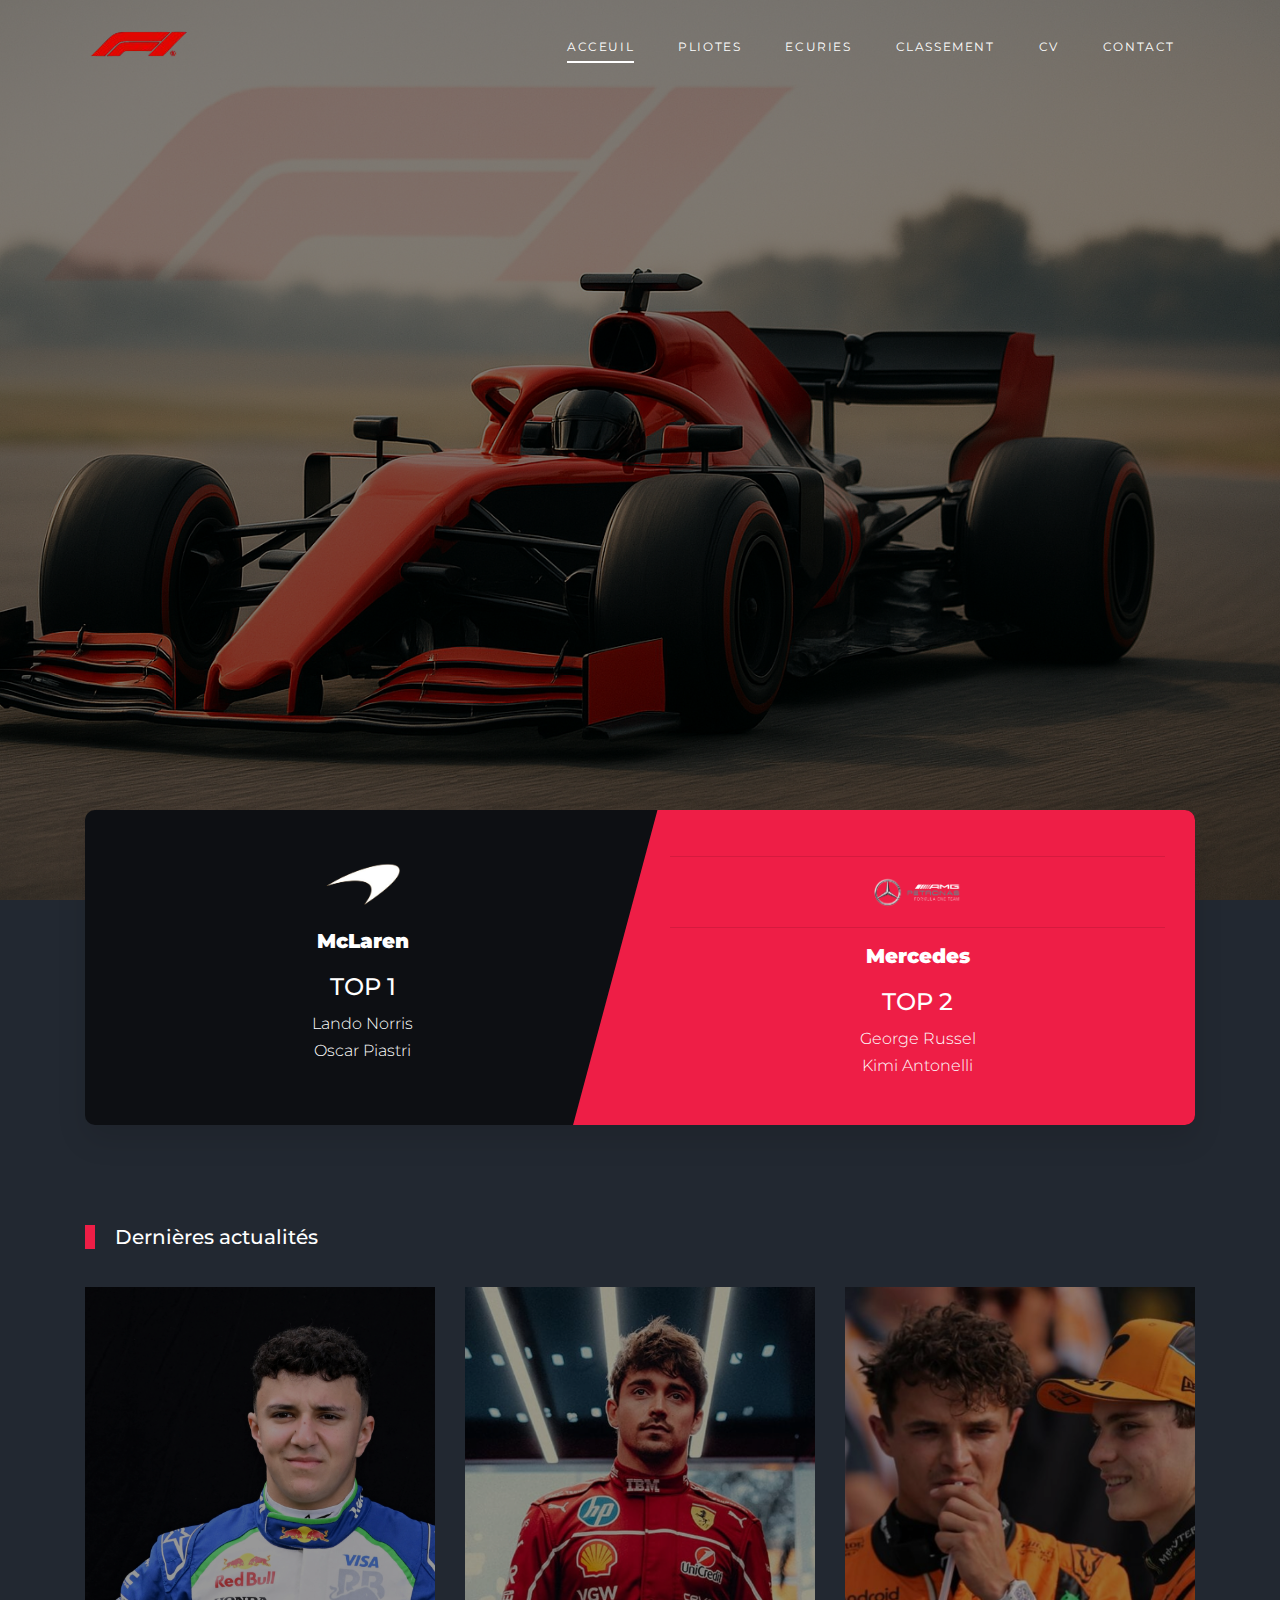
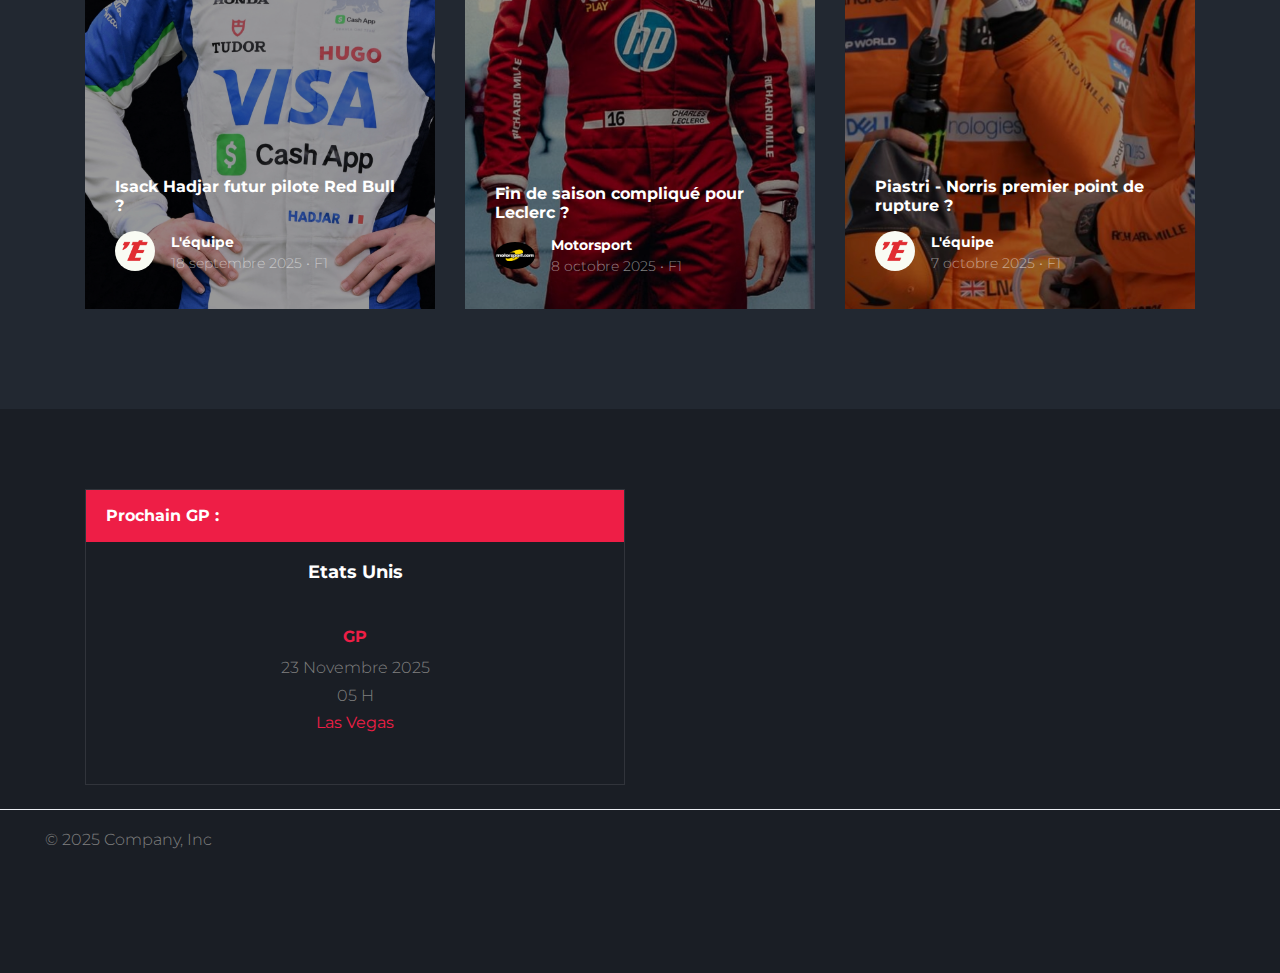
<file: index.html>
<!DOCTYPE html>
<html lang="fr">

<head>
  <title>F1</title>
  <meta charset="utf-8">
  <meta name="viewport" content="width=device-width, initial-scale=1, shrink-to-fit=no">
  <link rel="icon" href="./images/logof1blanc_rouge.png">


  <link href="https://fonts.googleapis.com/css2?family=Montserrat:wght@400;700&display=swap" rel="stylesheet">

  <link rel="stylesheet" href="fonts/icomoon/style.css">

  <link rel="stylesheet" href="css/bootstrap/bootstrap.css">
  <link rel="stylesheet" href="css/jquery-ui.css">
  <link rel="stylesheet" href="css/owl.carousel.min.css">
  <link rel="stylesheet" href="css/owl.theme.default.min.css">
  <link rel="stylesheet" href="css/owl.theme.default.min.css">

  <link rel="stylesheet" href="css/jquery.fancybox.min.css">

  <link rel="stylesheet" href="css/bootstrap-datepicker.css">

  <link rel="stylesheet" href="fonts/flaticon/font/flaticon.css">

  <link rel="stylesheet" href="css/aos.css">

  <link rel="stylesheet" href="css/style.css">



</head>

<body>

  <div class="site-wrap">

    <div class="site-mobile-menu site-navbar-target">
      <div class="site-mobile-menu-header">
        <div class="site-mobile-menu-close">
          <span class="icon-close2 js-menu-toggle"></span>
        </div>
      </div>
      <div class="site-mobile-menu-body"></div>
    </div>


    <header class="site-navbar py-4" role="banner">

      <div class="container">
        <div class="d-flex align-items-center">
          <div class="site-logo">
            <a href="index.html">
              <img src="./images/logof1-removebg-preview.png" alt="Logo">
            </a>
          </div>
          <div class="ml-auto">
            <nav class="site-navigation position-relative text-right" role="navigation">
              <ul class="site-menu main-menu js-clone-nav mr-auto d-none d-lg-block">
                <li class="active"><a href="index.html" class="nav-link">Acceuil</a></li>
                <li><a href="matches.html" class="nav-link">Pliotes</a></li>
                <li><a href="players.html" class="nav-link">Ecuries</a></li>
                <li><a href="blog.html" class="nav-link">Classement</a></li>
                <li><a href="CV.html">CV</a></li>
                <li><a href="main.html">Contact</a></li>
              </ul>
            </nav>

            <a href="#"
              class="d-inline-block d-lg-none site-menu-toggle js-menu-toggle text-black float-right text-white"><span
                class="icon-menu h3 text-white"></span></a>
          </div>
        </div>
      </div>

    </header>

    <div class="hero overlay" style="background-image: url('images/ChatGPT\ Image\ 10\ oct.\ 2025\,\ 11_17_24.png');">
    </div>



    <div class="container">


      <div class="row">
        <div class="col-lg-12">

          <div class="d-flex team-vs">
            <span class="score"></span>
            <div class="team-1 w-50">
              <div class="team-details w-100 text-center">
                <img src="./images/logomclaren-removebg-preview-removebg-preview.png" alt="Image" class="img-fluid">
                <h3>McLaren <span></span></h3>
                <h4>TOP 1</h4>
                <ul class="list-unstyled">
                  <li>Lando Norris</li>
                  <li>Oscar Piastri</li>
                </ul>
              </div>
            </div>
            <div class="team-2 w-50">
              <div class="team-details w-100 text-center">
                <hr>
                <img src="./images/logomerco-removebg-preview.png" alt="Image" class="img-fluid">
                <hr>
                <h3>Mercedes <span></span></h3>
                <h4>TOP 2</h4>
                <ul class="list-unstyled">
                  <li>George Russel</li>
                  <li>Kimi Antonelli</li>
                </ul>
              </div>
            </div>
          </div>
        </div>
      </div>
    </div>


    <div class="latest-news">
      <div class="container">
        <div class="row">
          <div class="col-12 title-section">
            <h2 class="heading">Dernières actualités</h2>
          </div>
        </div>
        <div class="row">
          <div class="col-md-4">
            <a href="#" style="text-decoration: none; display: block;">
              <div class="post-entry">
                <img src="./images/pilote/Isack_Hadjar.jpg" alt="Image" class="img-fluid">
                <div class="caption">
                  <div class="caption-inner">
                    <h3 class="mb-3">Isack Hadjar futur pilote Red Bull ?</h3>
                    <div class="author d-flex align-items-center">
                      <div class="img mb-2 mr-3">
                        <img src="./images/logo l'equipe.jpg" alt="">
                      </div>
                      <div class="text">
                        <h4>L'équipe</h4>
                        <span>18 septembre 2025 &bullet; F1</span>
                      </div>
                    </div>
                  </div>
                </div>
              </div>
            </a>
          </div>
          <div class="col-md-4">
            <a href="#" style="text-decoration: none; display: block;">
              <div class="post-entry">
                <img src="./images/pilote/charles_leclerc.jpg" alt="Image" class="img-fluid">
                <div class="caption">
                  <div class="caption-inner">
                    <h3 class="mb-3">Fin de saison compliqué pour Leclerc ?</h3>
                    <div class="author d-flex align-items-center">
                      <div class="img mb-2 mr-3">
                        <img src="./images/logo motorsport.jpg" alt="">
                      </div>
                      <div class="text">
                        <h4>Motorsport</h4>
                        <span>8 octobre 2025 &bullet; F1</span>
                      </div>
                    </div>
                  </div>
                </div>
              </div>
            </a>
          </div>
          <div class="col-md-4">
            <a href="#" style="text-decoration: none; display: block;">
              <div class="post-entry">
                <img src="./images/Piastri_Norris.jpg" alt="Image" class="img-fluid">
                <div class="caption">
                  <div class="caption-inner">
                    <h3 class="mb-3">Piastri - Norris premier point de rupture ?</h3>
                    <div class="author d-flex align-items-center">
                      <div class="img mb-2 mr-3">
                        <img src="./images/logo l'equipe.jpg" alt="">
                      </div>
                      <div class="text">
                        <h4>L'équipe</h4>
                        <span>7 octobre 2025 &bullet; F1</span>
                      </div>
                    </div>
                  </div>
                </div>
              </div>
            </a>
          </div>
        </div>
      </div>
    </div>
  </div>
  </div>

  <div class="site-section bg-dark">
    <div class="container">
      <div class="row">
        <div class="col-lg-6">
          <div class="widget-next-match">
            <div class="widget-title">
              <h3>Prochain GP :</h3>
            </div>
            <div class="widget-body mb-3">
              <div class="widget-vs">
                <div class="d-flex align-items-center justify-content-around justify-content-between w-100">
                  <div class="team-1 text-center">
                    <h3>Etats Unis</h3>
                  </div>
                </div>
              </div>
            </div>

            <div class="text-center widget-vs-contents mb-4">
              <h4>GP</h4>
              <p class="mb-5">
                <span class="d-block">23 Novembre 2025</span>
                <span class="d-block">05 H</span>
                <strong class="text-primary">Las Vegas</strong>
              </p>
            </div>
          </div>
        </div>
      </div>
    </div>
    <footer class="d-flex flex-wrap justify-content-between align-items-center py-3 my-4 border-top">
      <div class="col-md-4 d-flex align-items-center"> <a href="/"
          class="mb-3 me-2 mb-md-0 text-body-secondary text-decoration-none lh-1" aria-label="Bootstrap"> <svg
            class="bi" width="30" height="24" aria-hidden="true">
            <use xlink:href="#bootstrap"></use>
          </svg> </a> <span class="mb-3 mb-md-0 text-body-secondary">© 2025 Company, Inc</span> </div>
      <ul class="nav col-md-4 justify-content-end list-unstyled d-flex">
        <li class="ms-3"><a class="text-body-secondary" href="#" aria-label="Instagram"><svg class="bi" width="24"
              height="24" aria-hidden="true">
              <use xlink:href="#instagram"></use>
            </svg></a></li>
        <li class="ms-3"><a class="text-body-secondary" href="#" aria-label="Facebook"><svg class="bi" width="24"
              height="24">
              <use xlink:href="#facebook"></use>
            </svg></a></li>
      </ul>
    </footer>


    <script src="js/jquery-3.3.1.min.js"></script>
    <script src="js/jquery-migrate-3.0.1.min.js"></script>
    <script src="js/jquery-ui.js"></script>
    <script src="js/popper.min.js"></script>
    <script src="js/bootstrap.min.js"></script>
    <script src="js/owl.carousel.min.js"></script>
    <script src="js/jquery.stellar.min.js"></script>
    <script src="js/jquery.countdown.min.js"></script>
    <script src="js/bootstrap-datepicker.min.js"></script>
    <script src="js/jquery.easing.1.3.js"></script>
    <script src="js/aos.js"></script>
    <script src="js/jquery.fancybox.min.js"></script>
    <script src="js/jquery.sticky.js"></script>
    <script src="js/jquery.mb.YTPlayer.min.js"></script>


    <script src="js/main.js"></script>

</body>

</html>
</file>
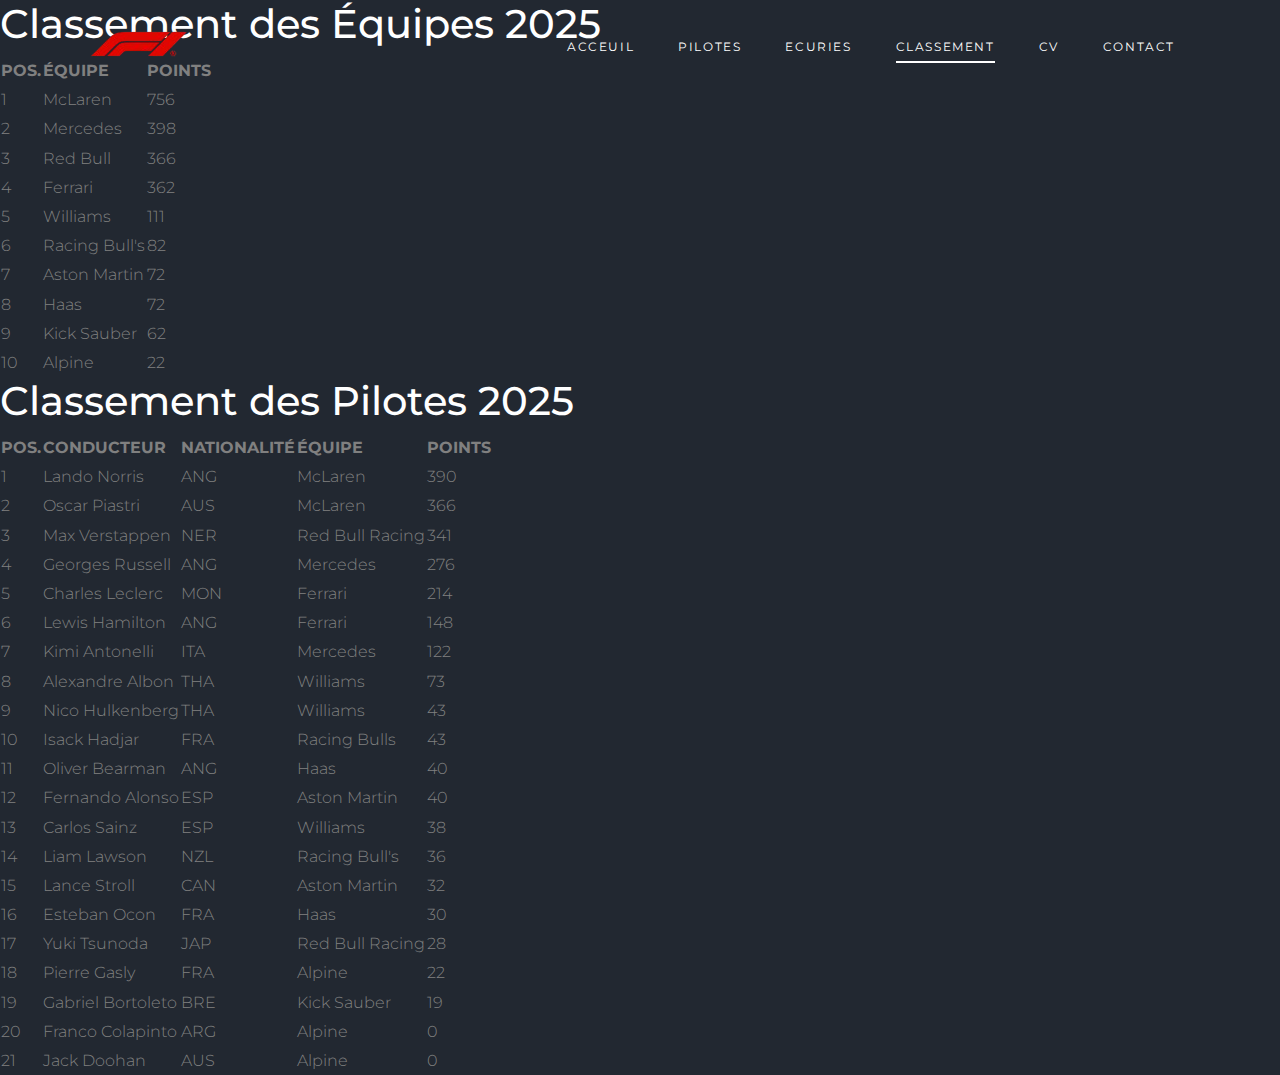
<file: blog.html>
<!DOCTYPE html>
<html lang="en">

<head>
  <title>F1</title>
  <meta charset="utf-8">
  <meta name="viewport" content="width=device-width, initial-scale=1, shrink-to-fit=no">
  <link rel="icon" href="./images/logof1blanc_rouge.png">



  <link href="https://fonts.googleapis.com/css2?family=Montserrat:wght@400;700&display=swap" rel="stylesheet">

  <link rel="stylesheet" href="fonts/icomoon/style.css">

  <link rel="stylesheet" href="css/bootstrap/bootstrap.css">
  <link rel="stylesheet" href="css/jquery-ui.css">
  <link rel="stylesheet" href="css/owl.carousel.min.css">
  <link rel="stylesheet" href="css/owl.theme.default.min.css">
  <link rel="stylesheet" href="css/owl.theme.default.min.css">

  <link rel="stylesheet" href="css/jquery.fancybox.min.css">

  <link rel="stylesheet" href="css/bootstrap-datepicker.css">

  <link rel="stylesheet" href="fonts/flaticon/font/flaticon.css">

  <link rel="stylesheet" href="css/aos.css">

  <link rel="stylesheet" href="css/style.css">



</head>

<body>

  <div class="site-wrap">

    <div class="site-mobile-menu site-navbar-target">
      <div class="site-mobile-menu-header">
        <div class="site-mobile-menu-close">
          <span class="icon-close2 js-menu-toggle"></span>
        </div>
      </div>
      <div class="site-mobile-menu-body"></div>
    </div>


    <header class="site-navbar py-4" role="banner">

      <div class="container">
        <div class="d-flex align-items-center">
          <div class="site-logo">
            <a href="index.html">
              <img src="images/logof1-removebg-preview.png" alt="Logo">
            </a>
          </div>
          <div class="ml-auto">
            <nav class="site-navigation position-relative text-right" role="navigation">
              <ul class="site-menu main-menu js-clone-nav mr-auto d-none d-lg-block">
                <li><a href="index.html" class="nav-link">Acceuil</a></li>
                <li><a href="matches.html" class="nav-link">Pilotes</a></li>
                <li><a href="players.html" class="nav-link">Ecuries</a></li>
                <li class="active"><a href="blog.html" class="nav-link">Classement</a></li>
                <li><a href="CV.html">CV</a></li>
                <li><a href="main.html">Contact</a></li>
              </ul>
            </nav>

            <a href="#"
              class="d-inline-block d-lg-none site-menu-toggle js-menu-toggle text-black float-right text-white"><span
                class="icon-menu h3 text-white"></span></a>
          </div>
        </div>
      </div>

    </header>

    <div class="page-container">
      <div class="table-wrapper-card">
        <h1 class="main-title">Classement des Équipes 2025</h1>

        <div class="table-responsive">
          <table class="f1-table">
            <thead>
              <tr>
                <th>POS.</th>
                <th>ÉQUIPE</th>
                <th class="align-right">POINTS</th>
              </tr>
            </thead>
            <tbody>
              <tr class="mclaren">
                <td class="pos-cell">1</td>
                <td>
                  <div class="team-logo-container"><span class="team-logo-icon mclaren"></span>McLaren</div>
                </td>
                <td class="points-cell">756</td>
              </tr>
              <tr class="mercedes">
                <td class="pos-cell">2</td>
                <td>
                  <div class="team-logo-container"><span class="team-logo-icon mercedes"></span>Mercedes</div>
                </td>
                <td class="points-cell">398</td>
              </tr>
              <tr class="ferrari">
                <td class="pos-cell">3</td>
                <td>
                  <div class="team-logo-container"><span class="team-logo-icon ferrari"></span>Red Bull</div>
                </td>
                <td class="points-cell">366</td>
              </tr>
              <tr class="redbull">
                <td class="pos-cell">4</td>
                <td>
                  <div class="team-logo-container"><span class="team-logo-icon redbull"></span>Ferrari</div>
                </td>
                <td class="points-cell">362</td>
              </tr>
              <tr class="williams">
                <td class="pos-cell">5</td>
                <td>
                  <div class="team-logo-container"><span class="team-logo-icon williams"></span>Williams</div>
                </td>
                <td class="points-cell">111</td>
              </tr>
              <tr class="taureaux">
                <td class="pos-cell">6</td>
                <td>
                  <div class="team-logo-container"><span class="team-logo-icon taureaux"></span>Racing Bull's</div>
                </td>
                <td class="points-cell">82</td>
              </tr>
              <tr class="aston-martin">
                <td class="pos-cell">7</td>
                <td>
                  <div class="team-logo-container"><span class="team-logo-icon aston-martin"></span>Aston Martin</div>
                </td>
                <td class="points-cell">72</td>
              </tr>
              <tr class="kick-sauber">
                <td class="pos-cell">8</td>
                <td>
                  <div class="team-logo-container"><span class="team-logo-icon kick-sauber"></span>Haas</div>
                </td>
                <td class="points-cell">72</td>
              </tr>
              <tr class="haas">
                <td class="pos-cell">9</td>
                <td>
                  <div class="team-logo-container"><span class="team-logo-icon haas"></span>Kick Sauber</div>
                </td>
                <td class="points-cell">62</td>
              </tr>
              <tr class="alpine">
                <td class="pos-cell">10</td>
                <td>
                  <div class="team-logo-container"><span class="team-logo-icon alpine"></span>Alpine</div>
                </td>
                <td class="points-cell">22</td>
              </tr>
            </tbody>
          </table>
        </div>
      </div>
    </div>

    <div class="page-container">
      <div class="table-wrapper-card">
        <h1 class="main-title">Classement des Pilotes 2025</h1>

        <div class="table-responsive">
          <table class="f1-table">
            <thead>
              <tr>
                <th>POS.</th>
                <th>CONDUCTEUR</th>
                <th>NATIONALITÉ</th>
                <th>ÉQUIPE</th>
                <th class="align-right">POINTS</th>
              </tr>
            </thead>
            <tbody>
              <tr>
                <td class="pos-cell">1</td>
                <td>
                  <div class="driver-name-container">
                    <span class="driver-icon"></span><span class="driver-name-text">Lando Norris</span>
                  </div>
                </td>
                <td>ANG</td>
                <td>
                  <div class="team-name-display">
                    <span class="team-logo-icon"></span>McLaren
                  </div>
                </td>
                <td class="points-cell">390</td>
              </tr>
              <tr>
                <td class="pos-cell">2</td>
                <td>
                  <div class="driver-name-container">
                    <span class="driver-icon"></span><span class="driver-name-text">Oscar Piastri</span>
                  </div>
                </td>
                <td>AUS</td>
                <td>
                  <div class="team-name-display">
                    <span class="team-logo-icon"></span>McLaren
                  </div>
                </td>
                <td class="points-cell">366</td>
              </tr>
              <tr>
                <td class="pos-cell">3</td>
                <td>
                  <div class="driver-name-container">
                    <span class="driver-icon"></span><span class="driver-name-text">Max Verstappen</span>
                  </div>
                </td>
                <td>NER</td>
                <td>
                  <div class="team-name-display">
                    <span class="team-logo-icon"></span>Red Bull Racing
                  </div>
                </td>
                <td class="points-cell">341</td>
              </tr>
              <tr>
                <td class="pos-cell">4</td>
                <td>
                  <div class="driver-name-container">
                    <span class="driver-icon"></span><span class="driver-name-text">Georges Russell</span>
                  </div>
                </td>
                <td>ANG</td>
                <td>
                  <div class="team-name-display">
                    <span class="team-logo-icon"></span>Mercedes
                  </div>
                </td>
                <td class="points-cell">276</td>
              </tr>
              <tr>
                <td class="pos-cell">5</td>
                <td>
                  <div class="driver-name-container">
                    <span class="driver-icon"></span><span class="driver-name-text">Charles Leclerc</span>
                  </div>
                </td>
                <td>MON</td>
                <td>
                  <div class="team-name-display">
                    <span class="team-logo-icon"></span>Ferrari
                  </div>
                </td>
                <td class="points-cell">214</td>
              </tr>
              <tr>
                <td class="pos-cell">6</td>
                <td>
                  <div class="driver-name-container">
                    <span class="driver-icon"></span><span class="driver-name-text">Lewis Hamilton</span>
                  </div>
                </td>
                <td>ANG</td>
                <td>
                  <div class="team-name-display">
                    <span class="team-logo-icon"></span>Ferrari
                  </div>
                </td>
                <td class="points-cell">148</td>
              </tr>
              <tr>
                <td class="pos-cell">7</td>
                <td>
                  <div class="driver-name-container">
                    <span class="driver-icon"></span><span class="driver-name-text">Kimi Antonelli</span>
                  </div>
                </td>
                <td>ITA</td>
                <td>
                  <div class="team-name-display">
                    <span class="team-logo-icon"></span>Mercedes
                  </div>
                </td>
                <td class="points-cell">122</td>
              </tr>
              <tr>
                <td class="pos-cell">8</td>
                <td>
                  <div class="driver-name-container">
                    <span class="driver-icon"></span><span class="driver-name-text">Alexandre Albon</span>
                  </div>
                </td>
                <td>THA</td>
                <td>
                  <div class="team-name-display">
                    <span class="team-logo-icon"></span>Williams
                  </div>
                </td>
                <td class="points-cell">73</td>
              </tr>
              <tr>
                <td class="pos-cell">9</td>
                <td>
                  <div class="driver-name-container">
                    <span class="driver-icon"></span><span class="driver-name-text">Nico Hulkenberg</span>
                  </div>
                </td>
                <td>THA</td>
                <td>
                  <div class="team-name-display">
                    <span class="team-logo-icon"></span>Williams
                  </div>
                </td>
                <td class="points-cell">43</td>
              </tr>
              <tr>
                <td class="pos-cell">10</td>
                <td>
                  <div class="driver-name-container">
                    <span class="driver-icon"></span><span class="driver-name-text">Isack Hadjar</span>
                  </div>
                </td>
                <td>FRA</td>
                <td>
                  <div class="team-name-display">
                    <span class="team-logo-icon"></span>Racing Bulls
                  </div>
                </td>
                <td class="points-cell">43</td>
              </tr>
              <tr>
                <td class="pos-cell">11</td>
                <td>
                  <div class="driver-name-container">
                    <span class="driver-icon"></span><span class="driver-name-text">Oliver Bearman</span>
                  </div>
                </td>
                <td>ANG</td>
                <td>
                  <div class="team-name-display">
                    <span class="team-logo-icon"></span>Haas
                  </div>
                </td>
                <td class="points-cell">40</td>
              </tr>
              <tr>
                <td class="pos-cell">12</td>
                <td>
                  <div class="driver-name-container">
                    <span class="driver-icon"></span><span class="driver-name-text">Fernando Alonso</span>
                  </div>
                </td>
                <td>ESP</td>
                <td>
                  <div class="team-name-display">
                    <span class="team-logo-icon"></span>Aston Martin
                  </div>
                </td>
                <td class="points-cell">40</td>
              </tr>
              <tr>
                <td class="pos-cell">13</td>
                <td>
                  <div class="driver-name-container">
                    <span class="driver-icon"></span><span class="driver-name-text">Carlos Sainz</span>
                  </div>
                </td>
                <td>ESP</td>
                <td>
                  <div class="team-name-display">
                    <span class="team-logo-icon"></span>Williams
                  </div>
                </td>
                <td class="points-cell">38</td>
              </tr>
              <tr>
                <td class="pos-cell">14</td>
                <td>
                  <div class="driver-name-container">
                    <span class="driver-icon"></span><span class="driver-name-text">Liam Lawson</span>
                  </div>
                </td>
                <td>NZL</td>
                <td>
                  <div class="team-name-display">
                    <span class="team-logo-icon"></span>Racing Bull's
                  </div>
                </td>
                <td class="points-cell">36</td>
              </tr>
              <tr>
                <td class="pos-cell">15</td>
                <td>
                  <div class="driver-name-container">
                    <span class="driver-icon"></span><span class="driver-name-text">Lance Stroll</span>
                  </div>
                </td>
                <td>CAN</td>
                <td>
                  <div class="team-name-display">
                    <span class="team-logo-icon"></span>Aston Martin
                  </div>
                </td>
                <td class="points-cell">32</td>
              </tr>
              <tr>
                <td class="pos-cell">16</td>
                <td>
                  <div class="driver-name-container">
                    <span class="driver-icon"></span><span class="driver-name-text">Esteban Ocon</span>
                  </div>
                </td>
                <td>FRA</td>
                <td>
                  <div class="team-name-display">
                    <span class="team-logo-icon"></span>Haas
                  </div>
                </td>
                <td class="points-cell">30</td>
              </tr>
              <tr>
                <td class="pos-cell">17</td>
                <td>
                  <div class="driver-name-container">
                    <span class="driver-icon"></span><span class="driver-name-text">Yuki Tsunoda</span>
                  </div>
                </td>
                <td>JAP</td>
                <td>
                  <div class="team-name-display">
                    <span class="team-logo-icon"></span>Red Bull Racing
                  </div>
                </td>
                <td class="points-cell">28</td>
              </tr>
              <tr>
                <td class="pos-cell">18</td>
                <td>
                  <div class="driver-name-container">
                    <span class="driver-icon"></span><span class="driver-name-text">Pierre Gasly</span>
                  </div>
                </td>
                <td>FRA</td>
                <td>
                  <div class="team-name-display">
                    <span class="team-logo-icon"></span>Alpine
                  </div>
                </td>
                <td class="points-cell">22</td>
              </tr>
              <tr>
                <td class="pos-cell">19</td>
                <td>
                  <div class="driver-name-container">
                    <span class="driver-icon"></span><span class="driver-name-text">Gabriel Bortoleto</span>
                  </div>
                </td>
                <td>BRE</td>
                <td>
                  <div class="team-name-display">
                    <span class="team-logo-icon"></span>Kick Sauber
                  </div>
                </td>
                <td class="points-cell">19</td>
              </tr>
              <tr>
                <td class="pos-cell">20</td>
                <td>
                  <div class="driver-name-container">
                    <span class="driver-icon"></span><span class="driver-name-text">Franco Colapinto</span>
                  </div>
                </td>
                <td>ARG</td>
                <td>
                  <div class="team-name-display">
                    <span class="team-logo-icon"></span>Alpine
                  </div>
                </td>
                <td class="points-cell">0</td>
              </tr>
              <tr>
                <td class="pos-cell">21</td>
                <td>
                  <div class="driver-name-container">
                    <span class="driver-icon"></span><span class="driver-name-text">Jack Doohan</span>
                  </div>
                </td>
                <td>AUS</td>
                <td>
                  <div class="team-name-display">
                    <span class="team-logo-icon"></span>Alpine
                  </div>
                </td>
                <td class="points-cell">0</td>
              </tr>
            </tbody>
          </table>
        </div>
      </div>
    </div>






  </div>
  <!-- .site-wrap -->

  <script src="js/jquery-3.3.1.min.js"></script>
  <script src="js/jquery-migrate-3.0.1.min.js"></script>
  <script src="js/jquery-ui.js"></script>
  <script src="js/popper.min.js"></script>
  <script src="js/bootstrap.min.js"></script>
  <script src="js/owl.carousel.min.js"></script>
  <script src="js/jquery.stellar.min.js"></script>
  <script src="js/jquery.countdown.min.js"></script>
  <script src="js/bootstrap-datepicker.min.js"></script>
  <script src="js/jquery.easing.1.3.js"></script>
  <script src="js/aos.js"></script>
  <script src="js/jquery.fancybox.min.js"></script>
  <script src="js/jquery.sticky.js"></script>
  <script src="js/jquery.mb.YTPlayer.min.js"></script>


  <script src="js/main.js"></script>

</body>

</html>
</file>
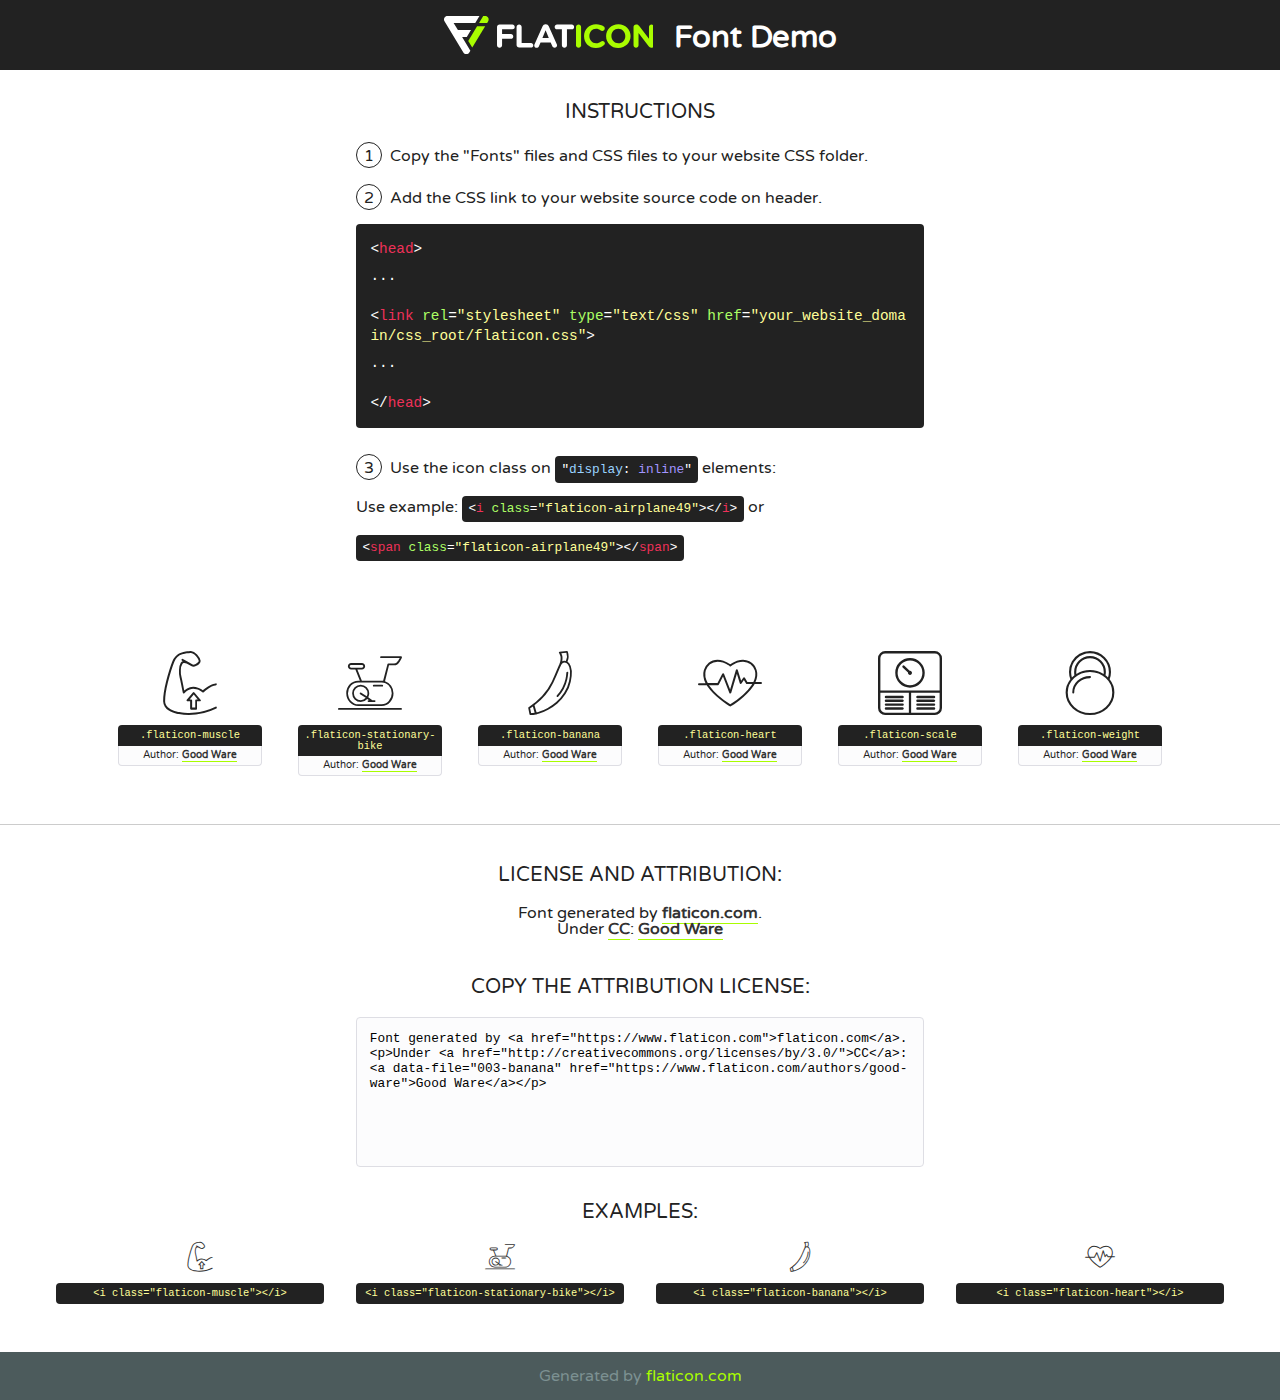
<file: fonts/flaticon/font/flaticon.html>
<!DOCTYPE html>
<!--
  Flaticon icon font: Flaticon
  Creation date: 03/06/2019 10:47
-->
<html>
<!DOCTYPE html>
<html>

<head>
    <title>Flaticon WebFont</title>
    <link href="http://fonts.googleapis.com/css?family=Varela+Round" rel="stylesheet" type="text/css" />
    <link rel="stylesheet" type="text/css" href="flaticon.css">
    <meta charset="UTF-8">
    <style>
    html, body, div, span, applet, object, iframe,
    h1, h2, h3, h4, h5, h6, p, blockquote, pre,
    a, abbr, acronym, address, big, cite, code,
    del, dfn, em, img, ins, kbd, q, s, samp,
    small, strike, strong, sub, sup, tt, var,
    b, u, i, center,
    dl, dt, dd, ol, ul, li,
    fieldset, form, label, legend,
    table, caption, tbody, tfoot, thead, tr, th, td,
    article, aside, canvas, details, embed, 
    figure, figcaption, footer, header, hgroup, 
    menu, nav, output, ruby, section, summary,
    time, mark, audio, video {
        margin: 0;
        padding: 0;
        border: 0;
        font-size: 100%;
        font: inherit;
        vertical-align: baseline;
    }
    /* HTML5 display-role reset for older browsers */
    article, aside, details, figcaption, figure, 
    footer, header, hgroup, menu, nav, section {
        display: block;
    }
    body {
        line-height: 1;
    }
    ol, ul {
        list-style: none;
    }
    blockquote, q {
        quotes: none;
    }
    blockquote:before, blockquote:after,
    q:before, q:after {
        content: '';
        content: none;
    }
    table {
        border-collapse: collapse;
        border-spacing: 0;
    }
    body {
        font-family: 'Varela Round', Helvetica, Arial, sans-serif;
        font-size: 16px;
        color: #222;
    }
    a {
        color: #333;
        border-bottom: 1px solid #a9fd00;
        font-weight: bold;
        text-decoration: none;
    }
    * {
        -moz-box-sizing: border-box;
        -webkit-box-sizing: border-box;
        box-sizing: border-box;
        margin: 0;
        padding: 0;
    }
    [class^="flaticon-"]:before, [class*=" flaticon-"]:before, [class^="flaticon-"]:after, [class*=" flaticon-"]:after {
        font-family: Flaticon;
        font-size: 30px;
        font-style: normal;
        margin-left: 20px;
        color: #333;
    }
    .wrapper {
        max-width: 600px;
        margin: auto;
        padding: 0 1em;
    }
    .title {
        font-size: 1.25em;
        text-align: center;
        margin-bottom: 1em;
        text-transform: uppercase;
    }
    header {
        text-align: center;
        background-color: #222;
        color: #fff;
        padding: 1em;
    }
    header .logo {
        width: 210px;
        height: 38px;
        display: inline-block;
        vertical-align: middle;
        margin-right: 1em;
        border: none;
    }
    header strong {
        font-size: 1.95em;
        font-weight: bold;
        vertical-align: middle;
        margin-top: 5px;
        display: inline-block;
    }
    .demo {
        margin: 2em auto;
        line-height: 1.25em;
    }
    .demo ul li {
        margin-bottom: 1em;
    }
    .demo ul li .num {
        color: #222;
        border-radius: 20px;
        display: inline-block;
        width: 26px;
        padding: 3px;
        height: 26px;
        text-align: center;
        margin-right: 0.5em;
        border: 1px solid #222;
    }
    .demo ul li code {
        background-color: #222;
        border-radius: 4px;
        padding: 0.25em 0.5em;
        display: inline-block;
        color: #fff;
        font-family: Consolas,Monaco,Lucida Console,Liberation Mono,DejaVu Sans Mono,Bitstream Vera Sans Mono,Courier New, monospace;
        font-weight: lighter;
        margin-top: 1em;
        font-size: 0.8em;
        word-break: break-all;
    }
    .demo ul li code.big {
        padding: 1em;
        font-size: 0.9em;
    }
    .demo ul li code .red {
        color: #EF3159;
    }
    .demo ul li code .green {
        color: #ACFF65;
    }
    .demo ul li code .yellow {
        color: #FFFF99;
    }
    .demo ul li code .blue {
        color: #99D3FF;
    }
    .demo ul li code .purple {
        color: #A295FF;
    }
    .demo ul li code .dots {
        margin-top: 0.5em;
        display: block;
    }
    #glyphs {
        border-bottom: 1px solid #ccc;
        padding: 2em 0;
        text-align: center;
    }
    .glyph {
        display: inline-block;
        width: 9em;
        margin: 1em;
        text-align: center;
        vertical-align: top;
        background: #FFF;
    }
    .glyph .glyph-icon {
        padding: 10px;
        display: block;
        font-family:"Flaticon";
        font-size: 64px;
        line-height: 1;
    }
    .glyph .glyph-icon:before {
        font-size: 64px;
        color: #222;
        margin-left: 0;
    }
    .class-name {
        font-size: 0.65em;
        background-color: #222;
        color: #fff;
        border-radius: 4px 4px 0 0;
        padding: 0.5em;
        color: #FFFF99;
        font-family: Consolas,Monaco,Lucida Console,Liberation Mono,DejaVu Sans Mono,Bitstream Vera Sans Mono,Courier New, monospace;
    }
    .author-name {
        font-size: 0.6em;
        background-color: #fcfcfd;
        border: 1px solid #DEDEE4;
        border-top: 0;
        border-radius: 0 0 4px 4px;
        padding: 0.5em;
    }
    .class-name:last-child {
        font-size: 10px;
        color:#888;
    }
    .class-name:last-child a {
        font-size: 10px;
        color:#555;
    }
    .class-name:last-child a:hover {
        color:#a9fd00;
    }
    .glyph > input {
        display: block;
        width: 100px;
        margin: 5px auto;
        text-align: center;
        font-size: 12px;
        cursor: text;
    }
    .glyph > input.icon-input {
        font-family:"Flaticon";
        font-size: 16px;
        margin-bottom: 10px;
    }
    .attribution .title {
        margin-top: 2em;
    }
    .attribution textarea {
        background-color: #fcfcfd;
        padding: 1em;
        border: none;
        box-shadow: none;
        border: 1px solid #DEDEE4;
        border-radius: 4px;
        resize: none;
        width: 100%;
        height: 150px;
        font-size: 0.8em;
        font-family: Consolas,Monaco,Lucida Console,Liberation Mono,DejaVu Sans Mono,Bitstream Vera Sans Mono,Courier New, monospace;
        -webkit-appearance: none;
    }
    .iconsuse {
        margin: 2em auto;
        text-align: center;
        max-width: 1200px;
    }
    .iconsuse:after {
        content: '';
        display: table;
        clear: both;
    }
    .iconsuse .image {
        float: left;
        width: 25%;
        padding: 0 1em;
    }
    .iconsuse .image p {
        margin-bottom: 1em;
    }
    .iconsuse .image span {
        display: block;
        font-size: 0.65em;
        background-color: #222;
        color: #fff;
        border-radius: 4px;
        padding: 0.5em;
        color: #FFFF99;
        margin-top: 1em;
        font-family: Consolas,Monaco,Lucida Console,Liberation Mono,DejaVu Sans Mono,Bitstream Vera Sans Mono,Courier New, monospace;
    }
    #footer {
        text-align: center;
        background-color: #4C5B5C;
        color: #7c9192;
        padding: 1em;
    }
    #footer a {
        border: none;
        color: #a9fd00;
        font-weight: normal;
    }
    @media (max-width: 960px) {
        .iconsuse .image {
            width: 50%;
        }
    }
    @media (max-width: 560px) {
        .iconsuse .image {
            width: 100%;
        }
    }
    </style>
</head>

<body class="characters-off">

    <header>
        <a href="https://www.flaticon.com" target="_blank" class="logo">
            <svg version="1.1" xmlns="http://www.w3.org/2000/svg" xmlns:xlink="http://www.w3.org/1999/xlink" xmlns:a="http://ns.adobe.com/AdobeSVGViewerExtensions/3.0/" viewBox="0 0 560.875 102.036" enable-background="new 0 0 560.875 102.036" xml:space="preserve">
                <defs>
                </defs>
                <g>
                    <g class="letters">
                        <path fill="#ffffff" d="M141.596,29.675c0-3.777,2.985-6.767,6.764-6.767h34.438c3.426,0,6.15,2.728,6.15,6.15
                        c0,3.43-2.724,6.149-6.15,6.149h-27.674v13.091h23.719c3.429,0,6.151,2.724,6.151,6.15c0,3.43-2.723,6.149-6.151,6.149h-23.719
                        v17.574c0,3.773-2.986,6.761-6.764,6.761c-3.779,0-6.764-2.989-6.764-6.761V29.675z"></path>
                        <path fill="#ffffff" d="M193.844,29.149c0-3.781,2.985-6.767,6.764-6.767c3.776,0,6.763,2.985,6.763,6.767v42.957h25.039
                        c3.426,0,6.149,2.726,6.149,6.153c0,3.425-2.723,6.15-6.149,6.15h-31.802c-3.779,0-6.764-2.986-6.764-6.768V29.149z"></path>
                        <path fill="#ffffff" d="M241.891,75.71l21.438-48.407c1.492-3.341,4.215-5.357,7.906-5.357h0.792
                        c3.686,0,6.323,2.017,7.815,5.357l21.439,48.407c0.436,0.967,0.701,1.845,0.701,2.723c0,3.602-2.809,6.501-6.414,6.501
                        c-3.161,0-5.269-1.845-6.499-4.655l-4.132-9.661h-27.059l-4.301,10.102c-1.144,2.631-3.426,4.214-6.237,4.214
                        c-3.517,0-6.24-2.81-6.24-6.325C241.1,77.64,241.451,76.677,241.891,75.71z M279.932,58.666l-8.521-20.297l-8.526,20.297H279.932
                        z"></path>
                        <path fill="#ffffff" d="M314.864,35.387H301.86c-3.429,0-6.239-2.813-6.239-6.238c0-3.429,2.811-6.24,6.239-6.24h39.533
                        c3.426,0,6.237,2.811,6.237,6.24c0,3.425-2.811,6.238-6.237,6.238h-13.001v42.785c0,3.773-2.99,6.761-6.764,6.761
                        c-3.779,0-6.764-2.989-6.764-6.761V35.387z"></path>
                        <path fill="#A9FD00" d="M352.615,29.149c0-3.781,2.985-6.767,6.767-6.767c3.774,0,6.761,2.985,6.761,6.767v49.024
                        c0,3.773-2.987,6.761-6.761,6.761c-3.781,0-6.767-2.989-6.767-6.761V29.149z"></path>
                        <path fill="#A9FD00" d="M374.132,53.836v-0.179c0-17.481,13.178-31.801,32.065-31.801c9.22,0,15.459,2.458,20.557,6.238
                        c1.402,1.054,2.637,2.985,2.637,5.357c0,3.692-2.985,6.59-6.681,6.59c-1.845,0-3.071-0.702-4.044-1.319
                        c-3.776-2.813-7.729-4.393-12.562-4.393c-10.364,0-17.831,8.611-17.831,19.154v0.173c0,10.542,7.291,19.329,17.831,19.329
                        c5.715,0,9.492-1.756,13.359-4.834c1.049-0.874,2.458-1.491,4.039-1.491c3.429,0,6.325,2.813,6.325,6.236
                        c0,2.106-1.056,3.78-2.282,4.834c-5.539,4.834-12.036,7.733-21.878,7.733C387.572,85.464,374.132,71.493,374.132,53.836z"></path>
                        <path fill="#A9FD00" d="M433.009,53.836v-0.179c0-17.481,13.79-31.801,32.766-31.801c18.981,0,32.592,14.143,32.592,31.628v0.173
                        c0,17.483-13.785,31.807-32.769,31.807C446.625,85.464,433.009,71.32,433.009,53.836z M484.224,53.836v-0.179
                        c0-10.539-7.725-19.326-18.626-19.326c-10.893,0-18.449,8.611-18.449,19.154v0.173c0,10.542,7.73,19.329,18.626,19.329
                        C476.676,72.986,484.224,64.378,484.224,53.836z"></path>
                        <path fill="#A9FD00" d="M506.233,29.321c0-3.774,2.99-6.763,6.767-6.763h1.401c3.252,0,5.183,1.583,7.029,3.953l26.093,34.265
                        V29.059c0-3.692,2.99-6.677,6.681-6.677c3.683,0,6.671,2.985,6.671,6.677v48.934c0,3.78-2.987,6.765-6.764,6.765h-0.436
                        c-3.257,0-5.188-1.581-7.034-3.953l-27.056-35.492v32.944c0,3.687-2.985,6.676-6.678,6.676c-3.683,0-6.673-2.989-6.673-6.676
                        V29.321z"></path>
                    </g>
                    <g class="insignia">
                        <path fill="#ffffff" d="M48.372,56.137h12.517l11.156-18.537H37.186L25.688,18.539h57.825L94.668,0H9.271
                        C5.925,0,2.842,1.801,1.198,4.716c-1.644,2.907-1.593,6.482,0.134,9.343l50.38,83.501c1.678,2.781,4.689,4.476,7.938,4.476
                        c3.246,0,6.257-1.695,7.935-4.476l2.898-4.804L48.372,56.137z"></path>
                        <g class="i">
                            <path fill="#A9FD00" d="M93.575,18.539h0.031v0.004l21.652,0.004l2.705-4.488c1.727-2.861,1.778-6.436,0.133-9.343
                            C116.454,1.801,113.371,0,110.026,0h-5.294L93.575,18.539z"></path>
                            <polygon fill="#A9FD00" points="88.291,27.356 64.725,66.486 75.519,84.404 109.942,27.356"></polygon>
                        </g>
                    </g>
                </g>
            </svg>
        </a>
        <strong>Font Demo</strong>
    </header>


    <section class="demo wrapper">

        <p class="title">Instructions</p>

        <ul>
            <li>
                <span class="num">1</span>Copy the "Fonts" files and CSS files to your website CSS folder.
            </li>
            <li>
                <span class="num">2</span>Add the CSS link to your website source code on header.
                <code class="big">
                    &lt;<span class="red">head</span>&gt;
                    <br/><span class="dots">...</span>
                    <br/>&lt;<span class="red">link</span> <span class="green">rel</span>=<span class="yellow">"stylesheet"</span> <span class="green">type</span>=<span class="yellow">"text/css"</span> <span class="green">href</span>=<span class="yellow">"your_website_domain/css_root/flaticon.css"</span>&gt;
                    <br/><span class="dots">...</span>
                    <br/>&lt;/<span class="red">head</span>&gt;
                </code>
            </li>

            <li>
                <p>
                    <span class="num">3</span>Use the icon class on <code>"<span class="blue">display</span>:<span class="purple"> inline</span>"</code> elements:
                    <br />
                    Use example: <code>&lt;<span class="red">i</span> <span class="green">class</span>=<span class="yellow">&quot;flaticon-airplane49&quot;</span>&gt;&lt;/<span class="red">i</span>&gt;</code> or <code>&lt;<span class="red">span</span> <span class="green">class</span>=<span class="yellow">&quot;flaticon-airplane49&quot;</span>&gt;&lt;/<span class="red">span</span>&gt;</code>
            </li>
        </ul>

    </section>




   <section id="glyphs">          
    
      
        <div class="glyph"><div class="glyph-icon flaticon-muscle"></div>
            <div class="class-name">.flaticon-muscle</div>
            <div class="author-name">Author: <a data-file="001-muscle" href="https://www.flaticon.com/authors/good-ware">Good Ware</a> </div> 
        </div>        
        
        <div class="glyph"><div class="glyph-icon flaticon-stationary-bike"></div>
            <div class="class-name">.flaticon-stationary-bike</div>
            <div class="author-name">Author: <a data-file="002-stationary-bike" href="https://www.flaticon.com/authors/good-ware">Good Ware</a> </div> 
        </div>        
        
        <div class="glyph"><div class="glyph-icon flaticon-banana"></div>
            <div class="class-name">.flaticon-banana</div>
            <div class="author-name">Author: <a data-file="003-banana" href="https://www.flaticon.com/authors/good-ware">Good Ware</a> </div> 
        </div>        
        
        <div class="glyph"><div class="glyph-icon flaticon-heart"></div>
            <div class="class-name">.flaticon-heart</div>
            <div class="author-name">Author: <a data-file="004-heart" href="https://www.flaticon.com/authors/good-ware">Good Ware</a> </div> 
        </div>        
        
        <div class="glyph"><div class="glyph-icon flaticon-scale"></div>
            <div class="class-name">.flaticon-scale</div>
            <div class="author-name">Author: <a data-file="005-scale" href="https://www.flaticon.com/authors/good-ware">Good Ware</a> </div> 
        </div>        
        
        <div class="glyph"><div class="glyph-icon flaticon-weight"></div>
            <div class="class-name">.flaticon-weight</div>
            <div class="author-name">Author: <a data-file="006-weight" href="https://www.flaticon.com/authors/good-ware">Good Ware</a> </div> 
        </div>        
        

    </section>



    <section class="attribution wrapper"   style="text-align:center;">

      <div class="title">License and attribution:</div><div class="attrDiv">Font generated by <a href="https://www.flaticon.com">flaticon.com</a>. <div><p>Under <a href="http://creativecommons.org/licenses/by/3.0/">CC</a>: <a data-file="003-banana" href="https://www.flaticon.com/authors/good-ware">Good Ware</a></p>  </div>
      </div>
      <div class="title">Copy the Attribution License:</div>

    <textarea onclick="this.focus();this.select();">Font generated by &lt;a href=&quot;https://www.flaticon.com&quot;&gt;flaticon.com&lt;/a&gt;. <p>Under <a href="http://creativecommons.org/licenses/by/3.0/">CC</a>: <a data-file="003-banana" href="https://www.flaticon.com/authors/good-ware">Good Ware</a></p>  
     </textarea>

    </section>

    <section class="iconsuse">

          <div class="title">Examples:</div>            
             
            <div class="image">
                <p>
                    <i class="glyph-icon flaticon-muscle"></i> 
                    <span>&lt;i class=&quot;flaticon-muscle&quot;&gt;&lt;/i&gt;</span>
                </p>
            </div>
            
            <div class="image">
                <p>
                    <i class="glyph-icon flaticon-stationary-bike"></i> 
                    <span>&lt;i class=&quot;flaticon-stationary-bike&quot;&gt;&lt;/i&gt;</span>
                </p>
            </div>
            
            <div class="image">
                <p>
                    <i class="glyph-icon flaticon-banana"></i> 
                    <span>&lt;i class=&quot;flaticon-banana&quot;&gt;&lt;/i&gt;</span>
                </p>
            </div>
            
            <div class="image">
                <p>
                    <i class="glyph-icon flaticon-heart"></i> 
                    <span>&lt;i class=&quot;flaticon-heart&quot;&gt;&lt;/i&gt;</span>
                </p>
            </div>
                       
        </div>
                            
    </section>

<div id="footer">
    <div>Generated by <a href="https://www.flaticon.com">flaticon.com</a>
    </div>
</div>



</body>
</html>
</file>
<file: fonts/icomoon/style.css>
@font-face {
  font-family: 'icomoon';
  src:  url('fonts/icomoon.eot?10si43');
  src:  url('fonts/icomoon.eot?10si43#iefix') format('embedded-opentype'),
    url('fonts/icomoon.ttf?10si43') format('truetype'),
    url('fonts/icomoon.woff?10si43') format('woff'),
    url('fonts/icomoon.svg?10si43#icomoon') format('svg');
  font-weight: normal;
  font-style: normal;
}

[class^="icon-"], [class*=" icon-"] {
  /* use !important to prevent issues with browser extensions that change fonts */
  font-family: 'icomoon' !important;
  speak: none;
  font-style: normal;
  font-weight: normal;
  font-variant: normal;
  text-transform: none;
  line-height: 1;

  /* Better Font Rendering =========== */
  -webkit-font-smoothing: antialiased;
  -moz-osx-font-smoothing: grayscale;
}

.icon-asterisk:before {
  content: "\f069";
}
.icon-plus:before {
  content: "\f067";
}
.icon-question:before {
  content: "\f128";
}
.icon-minus:before {
  content: "\f068";
}
.icon-glass:before {
  content: "\f000";
}
.icon-music:before {
  content: "\f001";
}
.icon-search:before {
  content: "\f002";
}
.icon-envelope-o:before {
  content: "\f003";
}
.icon-heart:before {
  content: "\f004";
}
.icon-star:before {
  content: "\f005";
}
.icon-star-o:before {
  content: "\f006";
}
.icon-user:before {
  content: "\f007";
}
.icon-film:before {
  content: "\f008";
}
.icon-th-large:before {
  content: "\f009";
}
.icon-th:before {
  content: "\f00a";
}
.icon-th-list:before {
  content: "\f00b";
}
.icon-check:before {
  content: "\f00c";
}
.icon-close:before {
  content: "\f00d";
}
.icon-remove:before {
  content: "\f00d";
}
.icon-times:before {
  content: "\f00d";
}
.icon-search-plus:before {
  content: "\f00e";
}
.icon-search-minus:before {
  content: "\f010";
}
.icon-power-off:before {
  content: "\f011";
}
.icon-signal:before {
  content: "\f012";
}
.icon-cog:before {
  content: "\f013";
}
.icon-gear:before {
  content: "\f013";
}
.icon-trash-o:before {
  content: "\f014";
}
.icon-home:before {
  content: "\f015";
}
.icon-file-o:before {
  content: "\f016";
}
.icon-clock-o:before {
  content: "\f017";
}
.icon-road:before {
  content: "\f018";
}
.icon-download:before {
  content: "\f019";
}
.icon-arrow-circle-o-down:before {
  content: "\f01a";
}
.icon-arrow-circle-o-up:before {
  content: "\f01b";
}
.icon-inbox:before {
  content: "\f01c";
}
.icon-play-circle-o:before {
  content: "\f01d";
}
.icon-repeat:before {
  content: "\f01e";
}
.icon-rotate-right:before {
  content: "\f01e";
}
.icon-refresh:before {
  content: "\f021";
}
.icon-list-alt:before {
  content: "\f022";
}
.icon-lock:before {
  content: "\f023";
}
.icon-flag:before {
  content: "\f024";
}
.icon-headphones:before {
  content: "\f025";
}
.icon-volume-off:before {
  content: "\f026";
}
.icon-volume-down:before {
  content: "\f027";
}
.icon-volume-up:before {
  content: "\f028";
}
.icon-qrcode:before {
  content: "\f029";
}
.icon-barcode:before {
  content: "\f02a";
}
.icon-tag:before {
  content: "\f02b";
}
.icon-tags:before {
  content: "\f02c";
}
.icon-book:before {
  content: "\f02d";
}
.icon-bookmark:before {
  content: "\f02e";
}
.icon-print:before {
  content: "\f02f";
}
.icon-camera:before {
  content: "\f030";
}
.icon-font:before {
  content: "\f031";
}
.icon-bold:before {
  content: "\f032";
}
.icon-italic:before {
  content: "\f033";
}
.icon-text-height:before {
  content: "\f034";
}
.icon-text-width:before {
  content: "\f035";
}
.icon-align-left:before {
  content: "\f036";
}
.icon-align-center:before {
  content: "\f037";
}
.icon-align-right:before {
  content: "\f038";
}
.icon-align-justify:before {
  content: "\f039";
}
.icon-list:before {
  content: "\f03a";
}
.icon-dedent:before {
  content: "\f03b";
}
.icon-outdent:before {
  content: "\f03b";
}
.icon-indent:before {
  content: "\f03c";
}
.icon-video-camera:before {
  content: "\f03d";
}
.icon-image:before {
  content: "\f03e";
}
.icon-photo:before {
  content: "\f03e";
}
.icon-picture-o:before {
  content: "\f03e";
}
.icon-pencil:before {
  content: "\f040";
}
.icon-map-marker:before {
  content: "\f041";
}
.icon-adjust:before {
  content: "\f042";
}
.icon-tint:before {
  content: "\f043";
}
.icon-edit:before {
  content: "\f044";
}
.icon-pencil-square-o:before {
  content: "\f044";
}
.icon-share-square-o:before {
  content: "\f045";
}
.icon-check-square-o:before {
  content: "\f046";
}
.icon-arrows:before {
  content: "\f047";
}
.icon-step-backward:before {
  content: "\f048";
}
.icon-fast-backward:before {
  content: "\f049";
}
.icon-backward:before {
  content: "\f04a";
}
.icon-play:before {
  content: "\f04b";
}
.icon-pause:before {
  content: "\f04c";
}
.icon-stop:before {
  content: "\f04d";
}
.icon-forward:before {
  content: "\f04e";
}
.icon-fast-forward:before {
  content: "\f050";
}
.icon-step-forward:before {
  content: "\f051";
}
.icon-eject:before {
  content: "\f052";
}
.icon-chevron-left:before {
  content: "\f053";
}
.icon-chevron-right:before {
  content: "\f054";
}
.icon-plus-circle:before {
  content: "\f055";
}
.icon-minus-circle:before {
  content: "\f056";
}
.icon-times-circle:before {
  content: "\f057";
}
.icon-check-circle:before {
  content: "\f058";
}
.icon-question-circle:before {
  content: "\f059";
}
.icon-info-circle:before {
  content: "\f05a";
}
.icon-crosshairs:before {
  content: "\f05b";
}
.icon-times-circle-o:before {
  content: "\f05c";
}
.icon-check-circle-o:before {
  content: "\f05d";
}
.icon-ban:before {
  content: "\f05e";
}
.icon-arrow-left:before {
  content: "\f060";
}
.icon-arrow-right:before {
  content: "\f061";
}
.icon-arrow-up:before {
  content: "\f062";
}
.icon-arrow-down:before {
  content: "\f063";
}
.icon-mail-forward:before {
  content: "\f064";
}
.icon-share:before {
  content: "\f064";
}
.icon-expand:before {
  content: "\f065";
}
.icon-compress:before {
  content: "\f066";
}
.icon-exclamation-circle:before {
  content: "\f06a";
}
.icon-gift:before {
  content: "\f06b";
}
.icon-leaf:before {
  content: "\f06c";
}
.icon-fire:before {
  content: "\f06d";
}
.icon-eye:before {
  content: "\f06e";
}
.icon-eye-slash:before {
  content: "\f070";
}
.icon-exclamation-triangle:before {
  content: "\f071";
}
.icon-warning:before {
  content: "\f071";
}
.icon-plane:before {
  content: "\f072";
}
.icon-calendar:before {
  content: "\f073";
}
.icon-random:before {
  content: "\f074";
}
.icon-comment:before {
  content: "\f075";
}
.icon-magnet:before {
  content: "\f076";
}
.icon-chevron-up:before {
  content: "\f077";
}
.icon-chevron-down:before {
  content: "\f078";
}
.icon-retweet:before {
  content: "\f079";
}
.icon-shopping-cart:before {
  content: "\f07a";
}
.icon-folder:before {
  content: "\f07b";
}
.icon-folder-open:before {
  content: "\f07c";
}
.icon-arrows-v:before {
  content: "\f07d";
}
.icon-arrows-h:before {
  content: "\f07e";
}
.icon-bar-chart:before {
  content: "\f080";
}
.icon-bar-chart-o:before {
  content: "\f080";
}
.icon-twitter-square:before {
  content: "\f081";
}
.icon-facebook-square:before {
  content: "\f082";
}
.icon-camera-retro:before {
  content: "\f083";
}
.icon-key:before {
  content: "\f084";
}
.icon-cogs:before {
  content: "\f085";
}
.icon-gears:before {
  content: "\f085";
}
.icon-comments:before {
  content: "\f086";
}
.icon-thumbs-o-up:before {
  content: "\f087";
}
.icon-thumbs-o-down:before {
  content: "\f088";
}
.icon-star-half:before {
  content: "\f089";
}
.icon-heart-o:before {
  content: "\f08a";
}
.icon-sign-out:before {
  content: "\f08b";
}
.icon-linkedin-square:before {
  content: "\f08c";
}
.icon-thumb-tack:before {
  content: "\f08d";
}
.icon-external-link:before {
  content: "\f08e";
}
.icon-sign-in:before {
  content: "\f090";
}
.icon-trophy:before {
  content: "\f091";
}
.icon-github-square:before {
  content: "\f092";
}
.icon-upload:before {
  content: "\f093";
}
.icon-lemon-o:before {
  content: "\f094";
}
.icon-phone:before {
  content: "\f095";
}
.icon-square-o:before {
  content: "\f096";
}
.icon-bookmark-o:before {
  content: "\f097";
}
.icon-phone-square:before {
  content: "\f098";
}
.icon-twitter:before {
  content: "\f099";
}
.icon-facebook:before {
  content: "\f09a";
}
.icon-facebook-f:before {
  content: "\f09a";
}
.icon-github:before {
  content: "\f09b";
}
.icon-unlock:before {
  content: "\f09c";
}
.icon-credit-card:before {
  content: "\f09d";
}
.icon-feed:before {
  content: "\f09e";
}
.icon-rss:before {
  content: "\f09e";
}
.icon-hdd-o:before {
  content: "\f0a0";
}
.icon-bullhorn:before {
  content: "\f0a1";
}
.icon-bell-o:before {
  content: "\f0a2";
}
.icon-certificate:before {
  content: "\f0a3";
}
.icon-hand-o-right:before {
  content: "\f0a4";
}
.icon-hand-o-left:before {
  content: "\f0a5";
}
.icon-hand-o-up:before {
  content: "\f0a6";
}
.icon-hand-o-down:before {
  content: "\f0a7";
}
.icon-arrow-circle-left:before {
  content: "\f0a8";
}
.icon-arrow-circle-right:before {
  content: "\f0a9";
}
.icon-arrow-circle-up:before {
  content: "\f0aa";
}
.icon-arrow-circle-down:before {
  content: "\f0ab";
}
.icon-globe:before {
  content: "\f0ac";
}
.icon-wrench:before {
  content: "\f0ad";
}
.icon-tasks:before {
  content: "\f0ae";
}
.icon-filter:before {
  content: "\f0b0";
}
.icon-briefcase:before {
  content: "\f0b1";
}
.icon-arrows-alt:before {
  content: "\f0b2";
}
.icon-group:before {
  content: "\f0c0";
}
.icon-users:before {
  content: "\f0c0";
}
.icon-chain:before {
  content: "\f0c1";
}
.icon-link:before {
  content: "\f0c1";
}
.icon-cloud:before {
  content: "\f0c2";
}
.icon-flask:before {
  content: "\f0c3";
}
.icon-cut:before {
  content: "\f0c4";
}
.icon-scissors:before {
  content: "\f0c4";
}
.icon-copy:before {
  content: "\f0c5";
}
.icon-files-o:before {
  content: "\f0c5";
}
.icon-paperclip:before {
  content: "\f0c6";
}
.icon-floppy-o:before {
  content: "\f0c7";
}
.icon-save:before {
  content: "\f0c7";
}
.icon-square:before {
  content: "\f0c8";
}
.icon-bars:before {
  content: "\f0c9";
}
.icon-navicon:before {
  content: "\f0c9";
}
.icon-reorder:before {
  content: "\f0c9";
}
.icon-list-ul:before {
  content: "\f0ca";
}
.icon-list-ol:before {
  content: "\f0cb";
}
.icon-strikethrough:before {
  content: "\f0cc";
}
.icon-underline:before {
  content: "\f0cd";
}
.icon-table:before {
  content: "\f0ce";
}
.icon-magic:before {
  content: "\f0d0";
}
.icon-truck:before {
  content: "\f0d1";
}
.icon-pinterest:before {
  content: "\f0d2";
}
.icon-pinterest-square:before {
  content: "\f0d3";
}
.icon-google-plus-square:before {
  content: "\f0d4";
}
.icon-google-plus:before {
  content: "\f0d5";
}
.icon-money:before {
  content: "\f0d6";
}
.icon-caret-down:before {
  content: "\f0d7";
}
.icon-caret-up:before {
  content: "\f0d8";
}
.icon-caret-left:before {
  content: "\f0d9";
}
.icon-caret-right:before {
  content: "\f0da";
}
.icon-columns:before {
  content: "\f0db";
}
.icon-sort:before {
  content: "\f0dc";
}
.icon-unsorted:before {
  content: "\f0dc";
}
.icon-sort-desc:before {
  content: "\f0dd";
}
.icon-sort-down:before {
  content: "\f0dd";
}
.icon-sort-asc:before {
  content: "\f0de";
}
.icon-sort-up:before {
  content: "\f0de";
}
.icon-envelope:before {
  content: "\f0e0";
}
.icon-linkedin:before {
  content: "\f0e1";
}
.icon-rotate-left:before {
  content: "\f0e2";
}
.icon-undo:before {
  content: "\f0e2";
}
.icon-gavel:before {
  content: "\f0e3";
}
.icon-legal:before {
  content: "\f0e3";
}
.icon-dashboard:before {
  content: "\f0e4";
}
.icon-tachometer:before {
  content: "\f0e4";
}
.icon-comment-o:before {
  content: "\f0e5";
}
.icon-comments-o:before {
  content: "\f0e6";
}
.icon-bolt:before {
  content: "\f0e7";
}
.icon-flash:before {
  content: "\f0e7";
}
.icon-sitemap:before {
  content: "\f0e8";
}
.icon-umbrella:before {
  content: "\f0e9";
}
.icon-clipboard:before {
  content: "\f0ea";
}
.icon-paste:before {
  content: "\f0ea";
}
.icon-lightbulb-o:before {
  content: "\f0eb";
}
.icon-exchange:before {
  content: "\f0ec";
}
.icon-cloud-download:before {
  content: "\f0ed";
}
.icon-cloud-upload:before {
  content: "\f0ee";
}
.icon-user-md:before {
  content: "\f0f0";
}
.icon-stethoscope:before {
  content: "\f0f1";
}
.icon-suitcase:before {
  content: "\f0f2";
}
.icon-bell:before {
  content: "\f0f3";
}
.icon-coffee:before {
  content: "\f0f4";
}
.icon-cutlery:before {
  content: "\f0f5";
}
.icon-file-text-o:before {
  content: "\f0f6";
}
.icon-building-o:before {
  content: "\f0f7";
}
.icon-hospital-o:before {
  content: "\f0f8";
}
.icon-ambulance:before {
  content: "\f0f9";
}
.icon-medkit:before {
  content: "\f0fa";
}
.icon-fighter-jet:before {
  content: "\f0fb";
}
.icon-beer:before {
  content: "\f0fc";
}
.icon-h-square:before {
  content: "\f0fd";
}
.icon-plus-square:before {
  content: "\f0fe";
}
.icon-angle-double-left:before {
  content: "\f100";
}
.icon-angle-double-right:before {
  content: "\f101";
}
.icon-angle-double-up:before {
  content: "\f102";
}
.icon-angle-double-down:before {
  content: "\f103";
}
.icon-angle-left:before {
  content: "\f104";
}
.icon-angle-right:before {
  content: "\f105";
}
.icon-angle-up:before {
  content: "\f106";
}
.icon-angle-down:before {
  content: "\f107";
}
.icon-desktop:before {
  content: "\f108";
}
.icon-laptop:before {
  content: "\f109";
}
.icon-tablet:before {
  content: "\f10a";
}
.icon-mobile:before {
  content: "\f10b";
}
.icon-mobile-phone:before {
  content: "\f10b";
}
.icon-circle-o:before {
  content: "\f10c";
}
.icon-quote-left:before {
  content: "\f10d";
}
.icon-quote-right:before {
  content: "\f10e";
}
.icon-spinner:before {
  content: "\f110";
}
.icon-circle:before {
  content: "\f111";
}
.icon-mail-reply:before {
  content: "\f112";
}
.icon-reply:before {
  content: "\f112";
}
.icon-github-alt:before {
  content: "\f113";
}
.icon-folder-o:before {
  content: "\f114";
}
.icon-folder-open-o:before {
  content: "\f115";
}
.icon-smile-o:before {
  content: "\f118";
}
.icon-frown-o:before {
  content: "\f119";
}
.icon-meh-o:before {
  content: "\f11a";
}
.icon-gamepad:before {
  content: "\f11b";
}
.icon-keyboard-o:before {
  content: "\f11c";
}
.icon-flag-o:before {
  content: "\f11d";
}
.icon-flag-checkered:before {
  content: "\f11e";
}
.icon-terminal:before {
  content: "\f120";
}
.icon-code:before {
  content: "\f121";
}
.icon-mail-reply-all:before {
  content: "\f122";
}
.icon-reply-all:before {
  content: "\f122";
}
.icon-star-half-empty:before {
  content: "\f123";
}
.icon-star-half-full:before {
  content: "\f123";
}
.icon-star-half-o:before {
  content: "\f123";
}
.icon-location-arrow:before {
  content: "\f124";
}
.icon-crop:before {
  content: "\f125";
}
.icon-code-fork:before {
  content: "\f126";
}
.icon-chain-broken:before {
  content: "\f127";
}
.icon-unlink:before {
  content: "\f127";
}
.icon-info:before {
  content: "\f129";
}
.icon-exclamation:before {
  content: "\f12a";
}
.icon-superscript:before {
  content: "\f12b";
}
.icon-subscript:before {
  content: "\f12c";
}
.icon-eraser:before {
  content: "\f12d";
}
.icon-puzzle-piece:before {
  content: "\f12e";
}
.icon-microphone:before {
  content: "\f130";
}
.icon-microphone-slash:before {
  content: "\f131";
}
.icon-shield:before {
  content: "\f132";
}
.icon-calendar-o:before {
  content: "\f133";
}
.icon-fire-extinguisher:before {
  content: "\f134";
}
.icon-rocket:before {
  content: "\f135";
}
.icon-maxcdn:before {
  content: "\f136";
}
.icon-chevron-circle-left:before {
  content: "\f137";
}
.icon-chevron-circle-right:before {
  content: "\f138";
}
.icon-chevron-circle-up:before {
  content: "\f139";
}
.icon-chevron-circle-down:before {
  content: "\f13a";
}
.icon-html5:before {
  content: "\f13b";
}
.icon-css3:before {
  content: "\f13c";
}
.icon-anchor:before {
  content: "\f13d";
}
.icon-unlock-alt:before {
  content: "\f13e";
}
.icon-bullseye:before {
  content: "\f140";
}
.icon-ellipsis-h:before {
  content: "\f141";
}
.icon-ellipsis-v:before {
  content: "\f142";
}
.icon-rss-square:before {
  content: "\f143";
}
.icon-play-circle:before {
  content: "\f144";
}
.icon-ticket:before {
  content: "\f145";
}
.icon-minus-square:before {
  content: "\f146";
}
.icon-minus-square-o:before {
  content: "\f147";
}
.icon-level-up:before {
  content: "\f148";
}
.icon-level-down:before {
  content: "\f149";
}
.icon-check-square:before {
  content: "\f14a";
}
.icon-pencil-square:before {
  content: "\f14b";
}
.icon-external-link-square:before {
  content: "\f14c";
}
.icon-share-square:before {
  content: "\f14d";
}
.icon-compass:before {
  content: "\f14e";
}
.icon-caret-square-o-down:before {
  content: "\f150";
}
.icon-toggle-down:before {
  content: "\f150";
}
.icon-caret-square-o-up:before {
  content: "\f151";
}
.icon-toggle-up:before {
  content: "\f151";
}
.icon-caret-square-o-right:before {
  content: "\f152";
}
.icon-toggle-right:before {
  content: "\f152";
}
.icon-eur:before {
  content: "\f153";
}
.icon-euro:before {
  content: "\f153";
}
.icon-gbp:before {
  content: "\f154";
}
.icon-dollar:before {
  content: "\f155";
}
.icon-usd:before {
  content: "\f155";
}
.icon-inr:before {
  content: "\f156";
}
.icon-rupee:before {
  content: "\f156";
}
.icon-cny:before {
  content: "\f157";
}
.icon-jpy:before {
  content: "\f157";
}
.icon-rmb:before {
  content: "\f157";
}
.icon-yen:before {
  content: "\f157";
}
.icon-rouble:before {
  content: "\f158";
}
.icon-rub:before {
  content: "\f158";
}
.icon-ruble:before {
  content: "\f158";
}
.icon-krw:before {
  content: "\f159";
}
.icon-won:before {
  content: "\f159";
}
.icon-bitcoin:before {
  content: "\f15a";
}
.icon-btc:before {
  content: "\f15a";
}
.icon-file:before {
  content: "\f15b";
}
.icon-file-text:before {
  content: "\f15c";
}
.icon-sort-alpha-asc:before {
  content: "\f15d";
}
.icon-sort-alpha-desc:before {
  content: "\f15e";
}
.icon-sort-amount-asc:before {
  content: "\f160";
}
.icon-sort-amount-desc:before {
  content: "\f161";
}
.icon-sort-numeric-asc:before {
  content: "\f162";
}
.icon-sort-numeric-desc:before {
  content: "\f163";
}
.icon-thumbs-up:before {
  content: "\f164";
}
.icon-thumbs-down:before {
  content: "\f165";
}
.icon-youtube-square:before {
  content: "\f166";
}
.icon-youtube:before {
  content: "\f167";
}
.icon-xing:before {
  content: "\f168";
}
.icon-xing-square:before {
  content: "\f169";
}
.icon-youtube-play:before {
  content: "\f16a";
}
.icon-dropbox:before {
  content: "\f16b";
}
.icon-stack-overflow:before {
  content: "\f16c";
}
.icon-instagram:before {
  content: "\f16d";
}
.icon-flickr:before {
  content: "\f16e";
}
.icon-adn:before {
  content: "\f170";
}
.icon-bitbucket:before {
  content: "\f171";
}
.icon-bitbucket-square:before {
  content: "\f172";
}
.icon-tumblr:before {
  content: "\f173";
}
.icon-tumblr-square:before {
  content: "\f174";
}
.icon-long-arrow-down:before {
  content: "\f175";
}
.icon-long-arrow-up:before {
  content: "\f176";
}
.icon-long-arrow-left:before {
  content: "\f177";
}
.icon-long-arrow-right:before {
  content: "\f178";
}
.icon-apple:before {
  content: "\f179";
}
.icon-windows:before {
  content: "\f17a";
}
.icon-android:before {
  content: "\f17b";
}
.icon-linux:before {
  content: "\f17c";
}
.icon-dribbble:before {
  content: "\f17d";
}
.icon-skype:before {
  content: "\f17e";
}
.icon-foursquare:before {
  content: "\f180";
}
.icon-trello:before {
  content: "\f181";
}
.icon-female:before {
  content: "\f182";
}
.icon-male:before {
  content: "\f183";
}
.icon-gittip:before {
  content: "\f184";
}
.icon-gratipay:before {
  content: "\f184";
}
.icon-sun-o:before {
  content: "\f185";
}
.icon-moon-o:before {
  content: "\f186";
}
.icon-archive:before {
  content: "\f187";
}
.icon-bug:before {
  content: "\f188";
}
.icon-vk:before {
  content: "\f189";
}
.icon-weibo:before {
  content: "\f18a";
}
.icon-renren:before {
  content: "\f18b";
}
.icon-pagelines:before {
  content: "\f18c";
}
.icon-stack-exchange:before {
  content: "\f18d";
}
.icon-arrow-circle-o-right:before {
  content: "\f18e";
}
.icon-arrow-circle-o-left:before {
  content: "\f190";
}
.icon-caret-square-o-left:before {
  content: "\f191";
}
.icon-toggle-left:before {
  content: "\f191";
}
.icon-dot-circle-o:before {
  content: "\f192";
}
.icon-wheelchair:before {
  content: "\f193";
}
.icon-vimeo-square:before {
  content: "\f194";
}
.icon-try:before {
  content: "\f195";
}
.icon-turkish-lira:before {
  content: "\f195";
}
.icon-plus-square-o:before {
  content: "\f196";
}
.icon-space-shuttle:before {
  content: "\f197";
}
.icon-slack:before {
  content: "\f198";
}
.icon-envelope-square:before {
  content: "\f199";
}
.icon-wordpress:before {
  content: "\f19a";
}
.icon-openid:before {
  content: "\f19b";
}
.icon-bank:before {
  content: "\f19c";
}
.icon-institution:before {
  content: "\f19c";
}
.icon-university:before {
  content: "\f19c";
}
.icon-graduation-cap:before {
  content: "\f19d";
}
.icon-mortar-board:before {
  content: "\f19d";
}
.icon-yahoo:before {
  content: "\f19e";
}
.icon-google:before {
  content: "\f1a0";
}
.icon-reddit:before {
  content: "\f1a1";
}
.icon-reddit-square:before {
  content: "\f1a2";
}
.icon-stumbleupon-circle:before {
  content: "\f1a3";
}
.icon-stumbleupon:before {
  content: "\f1a4";
}
.icon-delicious:before {
  content: "\f1a5";
}
.icon-digg:before {
  content: "\f1a6";
}
.icon-pied-piper-pp:before {
  content: "\f1a7";
}
.icon-pied-piper-alt:before {
  content: "\f1a8";
}
.icon-drupal:before {
  content: "\f1a9";
}
.icon-joomla:before {
  content: "\f1aa";
}
.icon-language:before {
  content: "\f1ab";
}
.icon-fax:before {
  content: "\f1ac";
}
.icon-building:before {
  content: "\f1ad";
}
.icon-child:before {
  content: "\f1ae";
}
.icon-paw:before {
  content: "\f1b0";
}
.icon-spoon:before {
  content: "\f1b1";
}
.icon-cube:before {
  content: "\f1b2";
}
.icon-cubes:before {
  content: "\f1b3";
}
.icon-behance:before {
  content: "\f1b4";
}
.icon-behance-square:before {
  content: "\f1b5";
}
.icon-steam:before {
  content: "\f1b6";
}
.icon-steam-square:before {
  content: "\f1b7";
}
.icon-recycle:before {
  content: "\f1b8";
}
.icon-automobile:before {
  content: "\f1b9";
}
.icon-car:before {
  content: "\f1b9";
}
.icon-cab:before {
  content: "\f1ba";
}
.icon-taxi:before {
  content: "\f1ba";
}
.icon-tree:before {
  content: "\f1bb";
}
.icon-spotify:before {
  content: "\f1bc";
}
.icon-deviantart:before {
  content: "\f1bd";
}
.icon-soundcloud:before {
  content: "\f1be";
}
.icon-database:before {
  content: "\f1c0";
}
.icon-file-pdf-o:before {
  content: "\f1c1";
}
.icon-file-word-o:before {
  content: "\f1c2";
}
.icon-file-excel-o:before {
  content: "\f1c3";
}
.icon-file-powerpoint-o:before {
  content: "\f1c4";
}
.icon-file-image-o:before {
  content: "\f1c5";
}
.icon-file-photo-o:before {
  content: "\f1c5";
}
.icon-file-picture-o:before {
  content: "\f1c5";
}
.icon-file-archive-o:before {
  content: "\f1c6";
}
.icon-file-zip-o:before {
  content: "\f1c6";
}
.icon-file-audio-o:before {
  content: "\f1c7";
}
.icon-file-sound-o:before {
  content: "\f1c7";
}
.icon-file-movie-o:before {
  content: "\f1c8";
}
.icon-file-video-o:before {
  content: "\f1c8";
}
.icon-file-code-o:before {
  content: "\f1c9";
}
.icon-vine:before {
  content: "\f1ca";
}
.icon-codepen:before {
  content: "\f1cb";
}
.icon-jsfiddle:before {
  content: "\f1cc";
}
.icon-life-bouy:before {
  content: "\f1cd";
}
.icon-life-buoy:before {
  content: "\f1cd";
}
.icon-life-ring:before {
  content: "\f1cd";
}
.icon-life-saver:before {
  content: "\f1cd";
}
.icon-support:before {
  content: "\f1cd";
}
.icon-circle-o-notch:before {
  content: "\f1ce";
}
.icon-ra:before {
  content: "\f1d0";
}
.icon-rebel:before {
  content: "\f1d0";
}
.icon-resistance:before {
  content: "\f1d0";
}
.icon-empire:before {
  content: "\f1d1";
}
.icon-ge:before {
  content: "\f1d1";
}
.icon-git-square:before {
  content: "\f1d2";
}
.icon-git:before {
  content: "\f1d3";
}
.icon-hacker-news:before {
  content: "\f1d4";
}
.icon-y-combinator-square:before {
  content: "\f1d4";
}
.icon-yc-square:before {
  content: "\f1d4";
}
.icon-tencent-weibo:before {
  content: "\f1d5";
}
.icon-qq:before {
  content: "\f1d6";
}
.icon-wechat:before {
  content: "\f1d7";
}
.icon-weixin:before {
  content: "\f1d7";
}
.icon-paper-plane:before {
  content: "\f1d8";
}
.icon-send:before {
  content: "\f1d8";
}
.icon-paper-plane-o:before {
  content: "\f1d9";
}
.icon-send-o:before {
  content: "\f1d9";
}
.icon-history:before {
  content: "\f1da";
}
.icon-circle-thin:before {
  content: "\f1db";
}
.icon-header:before {
  content: "\f1dc";
}
.icon-paragraph:before {
  content: "\f1dd";
}
.icon-sliders:before {
  content: "\f1de";
}
.icon-share-alt:before {
  content: "\f1e0";
}
.icon-share-alt-square:before {
  content: "\f1e1";
}
.icon-bomb:before {
  content: "\f1e2";
}
.icon-futbol-o:before {
  content: "\f1e3";
}
.icon-soccer-ball-o:before {
  content: "\f1e3";
}
.icon-tty:before {
  content: "\f1e4";
}
.icon-binoculars:before {
  content: "\f1e5";
}
.icon-plug:before {
  content: "\f1e6";
}
.icon-slideshare:before {
  content: "\f1e7";
}
.icon-twitch:before {
  content: "\f1e8";
}
.icon-yelp:before {
  content: "\f1e9";
}
.icon-newspaper-o:before {
  content: "\f1ea";
}
.icon-wifi:before {
  content: "\f1eb";
}
.icon-calculator:before {
  content: "\f1ec";
}
.icon-paypal:before {
  content: "\f1ed";
}
.icon-google-wallet:before {
  content: "\f1ee";
}
.icon-cc-visa:before {
  content: "\f1f0";
}
.icon-cc-mastercard:before {
  content: "\f1f1";
}
.icon-cc-discover:before {
  content: "\f1f2";
}
.icon-cc-amex:before {
  content: "\f1f3";
}
.icon-cc-paypal:before {
  content: "\f1f4";
}
.icon-cc-stripe:before {
  content: "\f1f5";
}
.icon-bell-slash:before {
  content: "\f1f6";
}
.icon-bell-slash-o:before {
  content: "\f1f7";
}
.icon-trash:before {
  content: "\f1f8";
}
.icon-copyright:before {
  content: "\f1f9";
}
.icon-at:before {
  content: "\f1fa";
}
.icon-eyedropper:before {
  content: "\f1fb";
}
.icon-paint-brush:before {
  content: "\f1fc";
}
.icon-birthday-cake:before {
  content: "\f1fd";
}
.icon-area-chart:before {
  content: "\f1fe";
}
.icon-pie-chart:before {
  content: "\f200";
}
.icon-line-chart:before {
  content: "\f201";
}
.icon-lastfm:before {
  content: "\f202";
}
.icon-lastfm-square:before {
  content: "\f203";
}
.icon-toggle-off:before {
  content: "\f204";
}
.icon-toggle-on:before {
  content: "\f205";
}
.icon-bicycle:before {
  content: "\f206";
}
.icon-bus:before {
  content: "\f207";
}
.icon-ioxhost:before {
  content: "\f208";
}
.icon-angellist:before {
  content: "\f209";
}
.icon-cc:before {
  content: "\f20a";
}
.icon-ils:before {
  content: "\f20b";
}
.icon-shekel:before {
  content: "\f20b";
}
.icon-sheqel:before {
  content: "\f20b";
}
.icon-meanpath:before {
  content: "\f20c";
}
.icon-buysellads:before {
  content: "\f20d";
}
.icon-connectdevelop:before {
  content: "\f20e";
}
.icon-dashcube:before {
  content: "\f210";
}
.icon-forumbee:before {
  content: "\f211";
}
.icon-leanpub:before {
  content: "\f212";
}
.icon-sellsy:before {
  content: "\f213";
}
.icon-shirtsinbulk:before {
  content: "\f214";
}
.icon-simplybuilt:before {
  content: "\f215";
}
.icon-skyatlas:before {
  content: "\f216";
}
.icon-cart-plus:before {
  content: "\f217";
}
.icon-cart-arrow-down:before {
  content: "\f218";
}
.icon-diamond:before {
  content: "\f219";
}
.icon-ship:before {
  content: "\f21a";
}
.icon-user-secret:before {
  content: "\f21b";
}
.icon-motorcycle:before {
  content: "\f21c";
}
.icon-street-view:before {
  content: "\f21d";
}
.icon-heartbeat:before {
  content: "\f21e";
}
.icon-venus:before {
  content: "\f221";
}
.icon-mars:before {
  content: "\f222";
}
.icon-mercury:before {
  content: "\f223";
}
.icon-intersex:before {
  content: "\f224";
}
.icon-transgender:before {
  content: "\f224";
}
.icon-transgender-alt:before {
  content: "\f225";
}
.icon-venus-double:before {
  content: "\f226";
}
.icon-mars-double:before {
  content: "\f227";
}
.icon-venus-mars:before {
  content: "\f228";
}
.icon-mars-stroke:before {
  content: "\f229";
}
.icon-mars-stroke-v:before {
  content: "\f22a";
}
.icon-mars-stroke-h:before {
  content: "\f22b";
}
.icon-neuter:before {
  content: "\f22c";
}
.icon-genderless:before {
  content: "\f22d";
}
.icon-facebook-official:before {
  content: "\f230";
}
.icon-pinterest-p:before {
  content: "\f231";
}
.icon-whatsapp:before {
  content: "\f232";
}
.icon-server:before {
  content: "\f233";
}
.icon-user-plus:before {
  content: "\f234";
}
.icon-user-times:before {
  content: "\f235";
}
.icon-bed:before {
  content: "\f236";
}
.icon-hotel:before {
  content: "\f236";
}
.icon-viacoin:before {
  content: "\f237";
}
.icon-train:before {
  content: "\f238";
}
.icon-subway:before {
  content: "\f239";
}
.icon-medium:before {
  content: "\f23a";
}
.icon-y-combinator:before {
  content: "\f23b";
}
.icon-yc:before {
  content: "\f23b";
}
.icon-optin-monster:before {
  content: "\f23c";
}
.icon-opencart:before {
  content: "\f23d";
}
.icon-expeditedssl:before {
  content: "\f23e";
}
.icon-battery:before {
  content: "\f240";
}
.icon-battery-4:before {
  content: "\f240";
}
.icon-battery-full:before {
  content: "\f240";
}
.icon-battery-3:before {
  content: "\f241";
}
.icon-battery-three-quarters:before {
  content: "\f241";
}
.icon-battery-2:before {
  content: "\f242";
}
.icon-battery-half:before {
  content: "\f242";
}
.icon-battery-1:before {
  content: "\f243";
}
.icon-battery-quarter:before {
  content: "\f243";
}
.icon-battery-0:before {
  content: "\f244";
}
.icon-battery-empty:before {
  content: "\f244";
}
.icon-mouse-pointer:before {
  content: "\f245";
}
.icon-i-cursor:before {
  content: "\f246";
}
.icon-object-group:before {
  content: "\f247";
}
.icon-object-ungroup:before {
  content: "\f248";
}
.icon-sticky-note:before {
  content: "\f249";
}
.icon-sticky-note-o:before {
  content: "\f24a";
}
.icon-cc-jcb:before {
  content: "\f24b";
}
.icon-cc-diners-club:before {
  content: "\f24c";
}
.icon-clone:before {
  content: "\f24d";
}
.icon-balance-scale:before {
  content: "\f24e";
}
.icon-hourglass-o:before {
  content: "\f250";
}
.icon-hourglass-1:before {
  content: "\f251";
}
.icon-hourglass-start:before {
  content: "\f251";
}
.icon-hourglass-2:before {
  content: "\f252";
}
.icon-hourglass-half:before {
  content: "\f252";
}
.icon-hourglass-3:before {
  content: "\f253";
}
.icon-hourglass-end:before {
  content: "\f253";
}
.icon-hourglass:before {
  content: "\f254";
}
.icon-hand-grab-o:before {
  content: "\f255";
}
.icon-hand-rock-o:before {
  content: "\f255";
}
.icon-hand-paper-o:before {
  content: "\f256";
}
.icon-hand-stop-o:before {
  content: "\f256";
}
.icon-hand-scissors-o:before {
  content: "\f257";
}
.icon-hand-lizard-o:before {
  content: "\f258";
}
.icon-hand-spock-o:before {
  content: "\f259";
}
.icon-hand-pointer-o:before {
  content: "\f25a";
}
.icon-hand-peace-o:before {
  content: "\f25b";
}
.icon-trademark:before {
  content: "\f25c";
}
.icon-registered:before {
  content: "\f25d";
}
.icon-creative-commons:before {
  content: "\f25e";
}
.icon-gg:before {
  content: "\f260";
}
.icon-gg-circle:before {
  content: "\f261";
}
.icon-tripadvisor:before {
  content: "\f262";
}
.icon-odnoklassniki:before {
  content: "\f263";
}
.icon-odnoklassniki-square:before {
  content: "\f264";
}
.icon-get-pocket:before {
  content: "\f265";
}
.icon-wikipedia-w:before {
  content: "\f266";
}
.icon-safari:before {
  content: "\f267";
}
.icon-chrome:before {
  content: "\f268";
}
.icon-firefox:before {
  content: "\f269";
}
.icon-opera:before {
  content: "\f26a";
}
.icon-internet-explorer:before {
  content: "\f26b";
}
.icon-television:before {
  content: "\f26c";
}
.icon-tv:before {
  content: "\f26c";
}
.icon-contao:before {
  content: "\f26d";
}
.icon-500px:before {
  content: "\f26e";
}
.icon-amazon:before {
  content: "\f270";
}
.icon-calendar-plus-o:before {
  content: "\f271";
}
.icon-calendar-minus-o:before {
  content: "\f272";
}
.icon-calendar-times-o:before {
  content: "\f273";
}
.icon-calendar-check-o:before {
  content: "\f274";
}
.icon-industry:before {
  content: "\f275";
}
.icon-map-pin:before {
  content: "\f276";
}
.icon-map-signs:before {
  content: "\f277";
}
.icon-map-o:before {
  content: "\f278";
}
.icon-map:before {
  content: "\f279";
}
.icon-commenting:before {
  content: "\f27a";
}
.icon-commenting-o:before {
  content: "\f27b";
}
.icon-houzz:before {
  content: "\f27c";
}
.icon-vimeo:before {
  content: "\f27d";
}
.icon-black-tie:before {
  content: "\f27e";
}
.icon-fonticons:before {
  content: "\f280";
}
.icon-reddit-alien:before {
  content: "\f281";
}
.icon-edge:before {
  content: "\f282";
}
.icon-credit-card-alt:before {
  content: "\f283";
}
.icon-codiepie:before {
  content: "\f284";
}
.icon-modx:before {
  content: "\f285";
}
.icon-fort-awesome:before {
  content: "\f286";
}
.icon-usb:before {
  content: "\f287";
}
.icon-product-hunt:before {
  content: "\f288";
}
.icon-mixcloud:before {
  content: "\f289";
}
.icon-scribd:before {
  content: "\f28a";
}
.icon-pause-circle:before {
  content: "\f28b";
}
.icon-pause-circle-o:before {
  content: "\f28c";
}
.icon-stop-circle:before {
  content: "\f28d";
}
.icon-stop-circle-o:before {
  content: "\f28e";
}
.icon-shopping-bag:before {
  content: "\f290";
}
.icon-shopping-basket:before {
  content: "\f291";
}
.icon-hashtag:before {
  content: "\f292";
}
.icon-bluetooth:before {
  content: "\f293";
}
.icon-bluetooth-b:before {
  content: "\f294";
}
.icon-percent:before {
  content: "\f295";
}
.icon-gitlab:before {
  content: "\f296";
}
.icon-wpbeginner:before {
  content: "\f297";
}
.icon-wpforms:before {
  content: "\f298";
}
.icon-envira:before {
  content: "\f299";
}
.icon-universal-access:before {
  content: "\f29a";
}
.icon-wheelchair-alt:before {
  content: "\f29b";
}
.icon-question-circle-o:before {
  content: "\f29c";
}
.icon-blind:before {
  content: "\f29d";
}
.icon-audio-description:before {
  content: "\f29e";
}
.icon-volume-control-phone:before {
  content: "\f2a0";
}
.icon-braille:before {
  content: "\f2a1";
}
.icon-assistive-listening-systems:before {
  content: "\f2a2";
}
.icon-american-sign-language-interpreting:before {
  content: "\f2a3";
}
.icon-asl-interpreting:before {
  content: "\f2a3";
}
.icon-deaf:before {
  content: "\f2a4";
}
.icon-deafness:before {
  content: "\f2a4";
}
.icon-hard-of-hearing:before {
  content: "\f2a4";
}
.icon-glide:before {
  content: "\f2a5";
}
.icon-glide-g:before {
  content: "\f2a6";
}
.icon-sign-language:before {
  content: "\f2a7";
}
.icon-signing:before {
  content: "\f2a7";
}
.icon-low-vision:before {
  content: "\f2a8";
}
.icon-viadeo:before {
  content: "\f2a9";
}
.icon-viadeo-square:before {
  content: "\f2aa";
}
.icon-snapchat:before {
  content: "\f2ab";
}
.icon-snapchat-ghost:before {
  content: "\f2ac";
}
.icon-snapchat-square:before {
  content: "\f2ad";
}
.icon-pied-piper:before {
  content: "\f2ae";
}
.icon-first-order:before {
  content: "\f2b0";
}
.icon-yoast:before {
  content: "\f2b1";
}
.icon-themeisle:before {
  content: "\f2b2";
}
.icon-google-plus-circle:before {
  content: "\f2b3";
}
.icon-google-plus-official:before {
  content: "\f2b3";
}
.icon-fa:before {
  content: "\f2b4";
}
.icon-font-awesome:before {
  content: "\f2b4";
}
.icon-handshake-o:before {
  content: "\f2b5";
}
.icon-envelope-open:before {
  content: "\f2b6";
}
.icon-envelope-open-o:before {
  content: "\f2b7";
}
.icon-linode:before {
  content: "\f2b8";
}
.icon-address-book:before {
  content: "\f2b9";
}
.icon-address-book-o:before {
  content: "\f2ba";
}
.icon-address-card:before {
  content: "\f2bb";
}
.icon-vcard:before {
  content: "\f2bb";
}
.icon-address-card-o:before {
  content: "\f2bc";
}
.icon-vcard-o:before {
  content: "\f2bc";
}
.icon-user-circle:before {
  content: "\f2bd";
}
.icon-user-circle-o:before {
  content: "\f2be";
}
.icon-user-o:before {
  content: "\f2c0";
}
.icon-id-badge:before {
  content: "\f2c1";
}
.icon-drivers-license:before {
  content: "\f2c2";
}
.icon-id-card:before {
  content: "\f2c2";
}
.icon-drivers-license-o:before {
  content: "\f2c3";
}
.icon-id-card-o:before {
  content: "\f2c3";
}
.icon-quora:before {
  content: "\f2c4";
}
.icon-free-code-camp:before {
  content: "\f2c5";
}
.icon-telegram:before {
  content: "\f2c6";
}
.icon-thermometer:before {
  content: "\f2c7";
}
.icon-thermometer-4:before {
  content: "\f2c7";
}
.icon-thermometer-full:before {
  content: "\f2c7";
}
.icon-thermometer-3:before {
  content: "\f2c8";
}
.icon-thermometer-three-quarters:before {
  content: "\f2c8";
}
.icon-thermometer-2:before {
  content: "\f2c9";
}
.icon-thermometer-half:before {
  content: "\f2c9";
}
.icon-thermometer-1:before {
  content: "\f2ca";
}
.icon-thermometer-quarter:before {
  content: "\f2ca";
}
.icon-thermometer-0:before {
  content: "\f2cb";
}
.icon-thermometer-empty:before {
  content: "\f2cb";
}
.icon-shower:before {
  content: "\f2cc";
}
.icon-bath:before {
  content: "\f2cd";
}
.icon-bathtub:before {
  content: "\f2cd";
}
.icon-s15:before {
  content: "\f2cd";
}
.icon-podcast:before {
  content: "\f2ce";
}
.icon-window-maximize:before {
  content: "\f2d0";
}
.icon-window-minimize:before {
  content: "\f2d1";
}
.icon-window-restore:before {
  content: "\f2d2";
}
.icon-times-rectangle:before {
  content: "\f2d3";
}
.icon-window-close:before {
  content: "\f2d3";
}
.icon-times-rectangle-o:before {
  content: "\f2d4";
}
.icon-window-close-o:before {
  content: "\f2d4";
}
.icon-bandcamp:before {
  content: "\f2d5";
}
.icon-grav:before {
  content: "\f2d6";
}
.icon-etsy:before {
  content: "\f2d7";
}
.icon-imdb:before {
  content: "\f2d8";
}
.icon-ravelry:before {
  content: "\f2d9";
}
.icon-eercast:before {
  content: "\f2da";
}
.icon-microchip:before {
  content: "\f2db";
}
.icon-snowflake-o:before {
  content: "\f2dc";
}
.icon-superpowers:before {
  content: "\f2dd";
}
.icon-wpexplorer:before {
  content: "\f2de";
}
.icon-meetup:before {
  content: "\f2e0";
}
.icon-3d_rotation:before {
  content: "\e84d";
}
.icon-ac_unit:before {
  content: "\eb3b";
}
.icon-alarm:before {
  content: "\e855";
}
.icon-access_alarms:before {
  content: "\e191";
}
.icon-schedule:before {
  content: "\e8b5";
}
.icon-accessibility:before {
  content: "\e84e";
}
.icon-accessible:before {
  content: "\e914";
}
.icon-account_balance:before {
  content: "\e84f";
}
.icon-account_balance_wallet:before {
  content: "\e850";
}
.icon-account_box:before {
  content: "\e851";
}
.icon-account_circle:before {
  content: "\e853";
}
.icon-adb:before {
  content: "\e60e";
}
.icon-add:before {
  content: "\e145";
}
.icon-add_a_photo:before {
  content: "\e439";
}
.icon-alarm_add:before {
  content: "\e856";
}
.icon-add_alert:before {
  content: "\e003";
}
.icon-add_box:before {
  content: "\e146";
}
.icon-add_circle:before {
  content: "\e147";
}
.icon-control_point:before {
  content: "\e3ba";
}
.icon-add_location:before {
  content: "\e567";
}
.icon-add_shopping_cart:before {
  content: "\e854";
}
.icon-queue:before {
  content: "\e03c";
}
.icon-add_to_queue:before {
  content: "\e05c";
}
.icon-adjust2:before {
  content: "\e39e";
}
.icon-airline_seat_flat:before {
  content: "\e630";
}
.icon-airline_seat_flat_angled:before {
  content: "\e631";
}
.icon-airline_seat_individual_suite:before {
  content: "\e632";
}
.icon-airline_seat_legroom_extra:before {
  content: "\e633";
}
.icon-airline_seat_legroom_normal:before {
  content: "\e634";
}
.icon-airline_seat_legroom_reduced:before {
  content: "\e635";
}
.icon-airline_seat_recline_extra:before {
  content: "\e636";
}
.icon-airline_seat_recline_normal:before {
  content: "\e637";
}
.icon-flight:before {
  content: "\e539";
}
.icon-airplanemode_inactive:before {
  content: "\e194";
}
.icon-airplay:before {
  content: "\e055";
}
.icon-airport_shuttle:before {
  content: "\eb3c";
}
.icon-alarm_off:before {
  content: "\e857";
}
.icon-alarm_on:before {
  content: "\e858";
}
.icon-album:before {
  content: "\e019";
}
.icon-all_inclusive:before {
  content: "\eb3d";
}
.icon-all_out:before {
  content: "\e90b";
}
.icon-android2:before {
  content: "\e859";
}
.icon-announcement:before {
  content: "\e85a";
}
.icon-apps:before {
  content: "\e5c3";
}
.icon-archive2:before {
  content: "\e149";
}
.icon-arrow_back:before {
  content: "\e5c4";
}
.icon-arrow_downward:before {
  content: "\e5db";
}
.icon-arrow_drop_down:before {
  content: "\e5c5";
}
.icon-arrow_drop_down_circle:before {
  content: "\e5c6";
}
.icon-arrow_drop_up:before {
  content: "\e5c7";
}
.icon-arrow_forward:before {
  content: "\e5c8";
}
.icon-arrow_upward:before {
  content: "\e5d8";
}
.icon-art_track:before {
  content: "\e060";
}
.icon-aspect_ratio:before {
  content: "\e85b";
}
.icon-poll:before {
  content: "\e801";
}
.icon-assignment:before {
  content: "\e85d";
}
.icon-assignment_ind:before {
  content: "\e85e";
}
.icon-assignment_late:before {
  content: "\e85f";
}
.icon-assignment_return:before {
  content: "\e860";
}
.icon-assignment_returned:before {
  content: "\e861";
}
.icon-assignment_turned_in:before {
  content: "\e862";
}
.icon-assistant:before {
  content: "\e39f";
}
.icon-flag2:before {
  content: "\e153";
}
.icon-attach_file:before {
  content: "\e226";
}
.icon-attach_money:before {
  content: "\e227";
}
.icon-attachment:before {
  content: "\e2bc";
}
.icon-audiotrack:before {
  content: "\e3a1";
}
.icon-autorenew:before {
  content: "\e863";
}
.icon-av_timer:before {
  content: "\e01b";
}
.icon-backspace:before {
  content: "\e14a";
}
.icon-cloud_upload:before {
  content: "\e2c3";
}
.icon-battery_alert:before {
  content: "\e19c";
}
.icon-battery_charging_full:before {
  content: "\e1a3";
}
.icon-battery_std:before {
  content: "\e1a5";
}
.icon-battery_unknown:before {
  content: "\e1a6";
}
.icon-beach_access:before {
  content: "\eb3e";
}
.icon-beenhere:before {
  content: "\e52d";
}
.icon-block:before {
  content: "\e14b";
}
.icon-bluetooth2:before {
  content: "\e1a7";
}
.icon-bluetooth_searching:before {
  content: "\e1aa";
}
.icon-bluetooth_connected:before {
  content: "\e1a8";
}
.icon-bluetooth_disabled:before {
  content: "\e1a9";
}
.icon-blur_circular:before {
  content: "\e3a2";
}
.icon-blur_linear:before {
  content: "\e3a3";
}
.icon-blur_off:before {
  content: "\e3a4";
}
.icon-blur_on:before {
  content: "\e3a5";
}
.icon-class:before {
  content: "\e86e";
}
.icon-turned_in:before {
  content: "\e8e6";
}
.icon-turned_in_not:before {
  content: "\e8e7";
}
.icon-border_all:before {
  content: "\e228";
}
.icon-border_bottom:before {
  content: "\e229";
}
.icon-border_clear:before {
  content: "\e22a";
}
.icon-border_color:before {
  content: "\e22b";
}
.icon-border_horizontal:before {
  content: "\e22c";
}
.icon-border_inner:before {
  content: "\e22d";
}
.icon-border_left:before {
  content: "\e22e";
}
.icon-border_outer:before {
  content: "\e22f";
}
.icon-border_right:before {
  content: "\e230";
}
.icon-border_style:before {
  content: "\e231";
}
.icon-border_top:before {
  content: "\e232";
}
.icon-border_vertical:before {
  content: "\e233";
}
.icon-branding_watermark:before {
  content: "\e06b";
}
.icon-brightness_1:before {
  content: "\e3a6";
}
.icon-brightness_2:before {
  content: "\e3a7";
}
.icon-brightness_3:before {
  content: "\e3a8";
}
.icon-brightness_4:before {
  content: "\e3a9";
}
.icon-brightness_low:before {
  content: "\e1ad";
}
.icon-brightness_medium:before {
  content: "\e1ae";
}
.icon-brightness_high:before {
  content: "\e1ac";
}
.icon-brightness_auto:before {
  content: "\e1ab";
}
.icon-broken_image:before {
  content: "\e3ad";
}
.icon-brush:before {
  content: "\e3ae";
}
.icon-bubble_chart:before {
  content: "\e6dd";
}
.icon-bug_report:before {
  content: "\e868";
}
.icon-build:before {
  content: "\e869";
}
.icon-burst_mode:before {
  content: "\e43c";
}
.icon-domain:before {
  content: "\e7ee";
}
.icon-business_center:before {
  content: "\eb3f";
}
.icon-cached:before {
  content: "\e86a";
}
.icon-cake:before {
  content: "\e7e9";
}
.icon-phone2:before {
  content: "\e0cd";
}
.icon-call_end:before {
  content: "\e0b1";
}
.icon-call_made:before {
  content: "\e0b2";
}
.icon-merge_type:before {
  content: "\e252";
}
.icon-call_missed:before {
  content: "\e0b4";
}
.icon-call_missed_outgoing:before {
  content: "\e0e4";
}
.icon-call_received:before {
  content: "\e0b5";
}
.icon-call_split:before {
  content: "\e0b6";
}
.icon-call_to_action:before {
  content: "\e06c";
}
.icon-camera2:before {
  content: "\e3af";
}
.icon-photo_camera:before {
  content: "\e412";
}
.icon-camera_enhance:before {
  content: "\e8fc";
}
.icon-camera_front:before {
  content: "\e3b1";
}
.icon-camera_rear:before {
  content: "\e3b2";
}
.icon-camera_roll:before {
  content: "\e3b3";
}
.icon-cancel:before {
  content: "\e5c9";
}
.icon-redeem:before {
  content: "\e8b1";
}
.icon-card_membership:before {
  content: "\e8f7";
}
.icon-card_travel:before {
  content: "\e8f8";
}
.icon-casino:before {
  content: "\eb40";
}
.icon-cast:before {
  content: "\e307";
}
.icon-cast_connected:before {
  content: "\e308";
}
.icon-center_focus_strong:before {
  content: "\e3b4";
}
.icon-center_focus_weak:before {
  content: "\e3b5";
}
.icon-change_history:before {
  content: "\e86b";
}
.icon-chat:before {
  content: "\e0b7";
}
.icon-chat_bubble:before {
  content: "\e0ca";
}
.icon-chat_bubble_outline:before {
  content: "\e0cb";
}
.icon-check2:before {
  content: "\e5ca";
}
.icon-check_box:before {
  content: "\e834";
}
.icon-check_box_outline_blank:before {
  content: "\e835";
}
.icon-check_circle:before {
  content: "\e86c";
}
.icon-navigate_before:before {
  content: "\e408";
}
.icon-navigate_next:before {
  content: "\e409";
}
.icon-child_care:before {
  content: "\eb41";
}
.icon-child_friendly:before {
  content: "\eb42";
}
.icon-chrome_reader_mode:before {
  content: "\e86d";
}
.icon-close2:before {
  content: "\e5cd";
}
.icon-clear_all:before {
  content: "\e0b8";
}
.icon-closed_caption:before {
  content: "\e01c";
}
.icon-wb_cloudy:before {
  content: "\e42d";
}
.icon-cloud_circle:before {
  content: "\e2be";
}
.icon-cloud_done:before {
  content: "\e2bf";
}
.icon-cloud_download:before {
  content: "\e2c0";
}
.icon-cloud_off:before {
  content: "\e2c1";
}
.icon-cloud_queue:before {
  content: "\e2c2";
}
.icon-code2:before {
  content: "\e86f";
}
.icon-photo_library:before {
  content: "\e413";
}
.icon-collections_bookmark:before {
  content: "\e431";
}
.icon-palette:before {
  content: "\e40a";
}
.icon-colorize:before {
  content: "\e3b8";
}
.icon-comment2:before {
  content: "\e0b9";
}
.icon-compare:before {
  content: "\e3b9";
}
.icon-compare_arrows:before {
  content: "\e915";
}
.icon-laptop2:before {
  content: "\e31e";
}
.icon-confirmation_number:before {
  content: "\e638";
}
.icon-contact_mail:before {
  content: "\e0d0";
}
.icon-contact_phone:before {
  content: "\e0cf";
}
.icon-contacts:before {
  content: "\e0ba";
}
.icon-content_copy:before {
  content: "\e14d";
}
.icon-content_cut:before {
  content: "\e14e";
}
.icon-content_paste:before {
  content: "\e14f";
}
.icon-control_point_duplicate:before {
  content: "\e3bb";
}
.icon-copyright2:before {
  content: "\e90c";
}
.icon-mode_edit:before {
  content: "\e254";
}
.icon-create_new_folder:before {
  content: "\e2cc";
}
.icon-payment:before {
  content: "\e8a1";
}
.icon-crop2:before {
  content: "\e3be";
}
.icon-crop_16_9:before {
  content: "\e3bc";
}
.icon-crop_3_2:before {
  content: "\e3bd";
}
.icon-crop_landscape:before {
  content: "\e3c3";
}
.icon-crop_7_5:before {
  content: "\e3c0";
}
.icon-crop_din:before {
  content: "\e3c1";
}
.icon-crop_free:before {
  content: "\e3c2";
}
.icon-crop_original:before {
  content: "\e3c4";
}
.icon-crop_portrait:before {
  content: "\e3c5";
}
.icon-crop_rotate:before {
  content: "\e437";
}
.icon-crop_square:before {
  content: "\e3c6";
}
.icon-dashboard2:before {
  content: "\e871";
}
.icon-data_usage:before {
  content: "\e1af";
}
.icon-date_range:before {
  content: "\e916";
}
.icon-dehaze:before {
  content: "\e3c7";
}
.icon-delete:before {
  content: "\e872";
}
.icon-delete_forever:before {
  content: "\e92b";
}
.icon-delete_sweep:before {
  content: "\e16c";
}
.icon-description:before {
  content: "\e873";
}
.icon-desktop_mac:before {
  content: "\e30b";
}
.icon-desktop_windows:before {
  content: "\e30c";
}
.icon-details:before {
  content: "\e3c8";
}
.icon-developer_board:before {
  content: "\e30d";
}
.icon-developer_mode:before {
  content: "\e1b0";
}
.icon-device_hub:before {
  content: "\e335";
}
.icon-phonelink:before {
  content: "\e326";
}
.icon-devices_other:before {
  content: "\e337";
}
.icon-dialer_sip:before {
  content: "\e0bb";
}
.icon-dialpad:before {
  content: "\e0bc";
}
.icon-directions:before {
  content: "\e52e";
}
.icon-directions_bike:before {
  content: "\e52f";
}
.icon-directions_boat:before {
  content: "\e532";
}
.icon-directions_bus:before {
  content: "\e530";
}
.icon-directions_car:before {
  content: "\e531";
}
.icon-directions_railway:before {
  content: "\e534";
}
.icon-directions_run:before {
  content: "\e566";
}
.icon-directions_transit:before {
  content: "\e535";
}
.icon-directions_walk:before {
  content: "\e536";
}
.icon-disc_full:before {
  content: "\e610";
}
.icon-dns:before {
  content: "\e875";
}
.icon-not_interested:before {
  content: "\e033";
}
.icon-do_not_disturb_alt:before {
  content: "\e611";
}
.icon-do_not_disturb_off:before {
  content: "\e643";
}
.icon-remove_circle:before {
  content: "\e15c";
}
.icon-dock:before {
  content: "\e30e";
}
.icon-done:before {
  content: "\e876";
}
.icon-done_all:before {
  content: "\e877";
}
.icon-donut_large:before {
  content: "\e917";
}
.icon-donut_small:before {
  content: "\e918";
}
.icon-drafts:before {
  content: "\e151";
}
.icon-drag_handle:before {
  content: "\e25d";
}
.icon-time_to_leave:before {
  content: "\e62c";
}
.icon-dvr:before {
  content: "\e1b2";
}
.icon-edit_location:before {
  content: "\e568";
}
.icon-eject2:before {
  content: "\e8fb";
}
.icon-markunread:before {
  content: "\e159";
}
.icon-enhanced_encryption:before {
  content: "\e63f";
}
.icon-equalizer:before {
  content: "\e01d";
}
.icon-error:before {
  content: "\e000";
}
.icon-error_outline:before {
  content: "\e001";
}
.icon-euro_symbol:before {
  content: "\e926";
}
.icon-ev_station:before {
  content: "\e56d";
}
.icon-insert_invitation:before {
  content: "\e24f";
}
.icon-event_available:before {
  content: "\e614";
}
.icon-event_busy:before {
  content: "\e615";
}
.icon-event_note:before {
  content: "\e616";
}
.icon-event_seat:before {
  content: "\e903";
}
.icon-exit_to_app:before {
  content: "\e879";
}
.icon-expand_less:before {
  content: "\e5ce";
}
.icon-expand_more:before {
  content: "\e5cf";
}
.icon-explicit:before {
  content: "\e01e";
}
.icon-explore:before {
  content: "\e87a";
}
.icon-exposure:before {
  content: "\e3ca";
}
.icon-exposure_neg_1:before {
  content: "\e3cb";
}
.icon-exposure_neg_2:before {
  content: "\e3cc";
}
.icon-exposure_plus_1:before {
  content: "\e3cd";
}
.icon-exposure_plus_2:before {
  content: "\e3ce";
}
.icon-exposure_zero:before {
  content: "\e3cf";
}
.icon-extension:before {
  content: "\e87b";
}
.icon-face:before {
  content: "\e87c";
}
.icon-fast_forward:before {
  content: "\e01f";
}
.icon-fast_rewind:before {
  content: "\e020";
}
.icon-favorite:before {
  content: "\e87d";
}
.icon-favorite_border:before {
  content: "\e87e";
}
.icon-featured_play_list:before {
  content: "\e06d";
}
.icon-featured_video:before {
  content: "\e06e";
}
.icon-sms_failed:before {
  content: "\e626";
}
.icon-fiber_dvr:before {
  content: "\e05d";
}
.icon-fiber_manual_record:before {
  content: "\e061";
}
.icon-fiber_new:before {
  content: "\e05e";
}
.icon-fiber_pin:before {
  content: "\e06a";
}
.icon-fiber_smart_record:before {
  content: "\e062";
}
.icon-get_app:before {
  content: "\e884";
}
.icon-file_upload:before {
  content: "\e2c6";
}
.icon-filter2:before {
  content: "\e3d3";
}
.icon-filter_1:before {
  content: "\e3d0";
}
.icon-filter_2:before {
  content: "\e3d1";
}
.icon-filter_3:before {
  content: "\e3d2";
}
.icon-filter_4:before {
  content: "\e3d4";
}
.icon-filter_5:before {
  content: "\e3d5";
}
.icon-filter_6:before {
  content: "\e3d6";
}
.icon-filter_7:before {
  content: "\e3d7";
}
.icon-filter_8:before {
  content: "\e3d8";
}
.icon-filter_9:before {
  content: "\e3d9";
}
.icon-filter_9_plus:before {
  content: "\e3da";
}
.icon-filter_b_and_w:before {
  content: "\e3db";
}
.icon-filter_center_focus:before {
  content: "\e3dc";
}
.icon-filter_drama:before {
  content: "\e3dd";
}
.icon-filter_frames:before {
  content: "\e3de";
}
.icon-terrain:before {
  content: "\e564";
}
.icon-filter_list:before {
  content: "\e152";
}
.icon-filter_none:before {
  content: "\e3e0";
}
.icon-filter_tilt_shift:before {
  content: "\e3e2";
}
.icon-filter_vintage:before {
  content: "\e3e3";
}
.icon-find_in_page:before {
  content: "\e880";
}
.icon-find_replace:before {
  content: "\e881";
}
.icon-fingerprint:before {
  content: "\e90d";
}
.icon-first_page:before {
  content: "\e5dc";
}
.icon-fitness_center:before {
  content: "\eb43";
}
.icon-flare:before {
  content: "\e3e4";
}
.icon-flash_auto:before {
  content: "\e3e5";
}
.icon-flash_off:before {
  content: "\e3e6";
}
.icon-flash_on:before {
  content: "\e3e7";
}
.icon-flight_land:before {
  content: "\e904";
}
.icon-flight_takeoff:before {
  content: "\e905";
}
.icon-flip:before {
  content: "\e3e8";
}
.icon-flip_to_back:before {
  content: "\e882";
}
.icon-flip_to_front:before {
  content: "\e883";
}
.icon-folder2:before {
  content: "\e2c7";
}
.icon-folder_open:before {
  content: "\e2c8";
}
.icon-folder_shared:before {
  content: "\e2c9";
}
.icon-folder_special:before {
  content: "\e617";
}
.icon-font_download:before {
  content: "\e167";
}
.icon-format_align_center:before {
  content: "\e234";
}
.icon-format_align_justify:before {
  content: "\e235";
}
.icon-format_align_left:before {
  content: "\e236";
}
.icon-format_align_right:before {
  content: "\e237";
}
.icon-format_bold:before {
  content: "\e238";
}
.icon-format_clear:before {
  content: "\e239";
}
.icon-format_color_fill:before {
  content: "\e23a";
}
.icon-format_color_reset:before {
  content: "\e23b";
}
.icon-format_color_text:before {
  content: "\e23c";
}
.icon-format_indent_decrease:before {
  content: "\e23d";
}
.icon-format_indent_increase:before {
  content: "\e23e";
}
.icon-format_italic:before {
  content: "\e23f";
}
.icon-format_line_spacing:before {
  content: "\e240";
}
.icon-format_list_bulleted:before {
  content: "\e241";
}
.icon-format_list_numbered:before {
  content: "\e242";
}
.icon-format_paint:before {
  content: "\e243";
}
.icon-format_quote:before {
  content: "\e244";
}
.icon-format_shapes:before {
  content: "\e25e";
}
.icon-format_size:before {
  content: "\e245";
}
.icon-format_strikethrough:before {
  content: "\e246";
}
.icon-format_textdirection_l_to_r:before {
  content: "\e247";
}
.icon-format_textdirection_r_to_l:before {
  content: "\e248";
}
.icon-format_underlined:before {
  content: "\e249";
}
.icon-question_answer:before {
  content: "\e8af";
}
.icon-forward2:before {
  content: "\e154";
}
.icon-forward_10:before {
  content: "\e056";
}
.icon-forward_30:before {
  content: "\e057";
}
.icon-forward_5:before {
  content: "\e058";
}
.icon-free_breakfast:before {
  content: "\eb44";
}
.icon-fullscreen:before {
  content: "\e5d0";
}
.icon-fullscreen_exit:before {
  content: "\e5d1";
}
.icon-functions:before {
  content: "\e24a";
}
.icon-g_translate:before {
  content: "\e927";
}
.icon-games:before {
  content: "\e021";
}
.icon-gavel2:before {
  content: "\e90e";
}
.icon-gesture:before {
  content: "\e155";
}
.icon-gif:before {
  content: "\e908";
}
.icon-goat:before {
  content: "\e900";
}
.icon-golf_course:before {
  content: "\eb45";
}
.icon-my_location:before {
  content: "\e55c";
}
.icon-location_searching:before {
  content: "\e1b7";
}
.icon-location_disabled:before {
  content: "\e1b6";
}
.icon-star2:before {
  content: "\e838";
}
.icon-gradient:before {
  content: "\e3e9";
}
.icon-grain:before {
  content: "\e3ea";
}
.icon-graphic_eq:before {
  content: "\e1b8";
}
.icon-grid_off:before {
  content: "\e3eb";
}
.icon-grid_on:before {
  content: "\e3ec";
}
.icon-people:before {
  content: "\e7fb";
}
.icon-group_add:before {
  content: "\e7f0";
}
.icon-group_work:before {
  content: "\e886";
}
.icon-hd:before {
  content: "\e052";
}
.icon-hdr_off:before {
  content: "\e3ed";
}
.icon-hdr_on:before {
  content: "\e3ee";
}
.icon-hdr_strong:before {
  content: "\e3f1";
}
.icon-hdr_weak:before {
  content: "\e3f2";
}
.icon-headset:before {
  content: "\e310";
}
.icon-headset_mic:before {
  content: "\e311";
}
.icon-healing:before {
  content: "\e3f3";
}
.icon-hearing:before {
  content: "\e023";
}
.icon-help:before {
  content: "\e887";
}
.icon-help_outline:before {
  content: "\e8fd";
}
.icon-high_quality:before {
  content: "\e024";
}
.icon-highlight:before {
  content: "\e25f";
}
.icon-highlight_off:before {
  content: "\e888";
}
.icon-restore:before {
  content: "\e8b3";
}
.icon-home2:before {
  content: "\e88a";
}
.icon-hot_tub:before {
  content: "\eb46";
}
.icon-local_hotel:before {
  content: "\e549";
}
.icon-hourglass_empty:before {
  content: "\e88b";
}
.icon-hourglass_full:before {
  content: "\e88c";
}
.icon-http:before {
  content: "\e902";
}
.icon-lock2:before {
  content: "\e897";
}
.icon-photo2:before {
  content: "\e410";
}
.icon-image_aspect_ratio:before {
  content: "\e3f5";
}
.icon-import_contacts:before {
  content: "\e0e0";
}
.icon-import_export:before {
  content: "\e0c3";
}
.icon-important_devices:before {
  content: "\e912";
}
.icon-inbox2:before {
  content: "\e156";
}
.icon-indeterminate_check_box:before {
  content: "\e909";
}
.icon-info2:before {
  content: "\e88e";
}
.icon-info_outline:before {
  content: "\e88f";
}
.icon-input:before {
  content: "\e890";
}
.icon-insert_comment:before {
  content: "\e24c";
}
.icon-insert_drive_file:before {
  content: "\e24d";
}
.icon-tag_faces:before {
  content: "\e420";
}
.icon-link2:before {
  content: "\e157";
}
.icon-invert_colors:before {
  content: "\e891";
}
.icon-invert_colors_off:before {
  content: "\e0c4";
}
.icon-iso:before {
  content: "\e3f6";
}
.icon-keyboard:before {
  content: "\e312";
}
.icon-keyboard_arrow_down:before {
  content: "\e313";
}
.icon-keyboard_arrow_left:before {
  content: "\e314";
}
.icon-keyboard_arrow_right:before {
  content: "\e315";
}
.icon-keyboard_arrow_up:before {
  content: "\e316";
}
.icon-keyboard_backspace:before {
  content: "\e317";
}
.icon-keyboard_capslock:before {
  content: "\e318";
}
.icon-keyboard_hide:before {
  content: "\e31a";
}
.icon-keyboard_return:before {
  content: "\e31b";
}
.icon-keyboard_tab:before {
  content: "\e31c";
}
.icon-keyboard_voice:before {
  content: "\e31d";
}
.icon-kitchen:before {
  content: "\eb47";
}
.icon-label:before {
  content: "\e892";
}
.icon-label_outline:before {
  content: "\e893";
}
.icon-language2:before {
  content: "\e894";
}
.icon-laptop_chromebook:before {
  content: "\e31f";
}
.icon-laptop_mac:before {
  content: "\e320";
}
.icon-laptop_windows:before {
  content: "\e321";
}
.icon-last_page:before {
  content: "\e5dd";
}
.icon-open_in_new:before {
  content: "\e89e";
}
.icon-layers:before {
  content: "\e53b";
}
.icon-layers_clear:before {
  content: "\e53c";
}
.icon-leak_add:before {
  content: "\e3f8";
}
.icon-leak_remove:before {
  content: "\e3f9";
}
.icon-lens:before {
  content: "\e3fa";
}
.icon-library_books:before {
  content: "\e02f";
}
.icon-library_music:before {
  content: "\e030";
}
.icon-lightbulb_outline:before {
  content: "\e90f";
}
.icon-line_style:before {
  content: "\e919";
}
.icon-line_weight:before {
  content: "\e91a";
}
.icon-linear_scale:before {
  content: "\e260";
}
.icon-linked_camera:before {
  content: "\e438";
}
.icon-list2:before {
  content: "\e896";
}
.icon-live_help:before {
  content: "\e0c6";
}
.icon-live_tv:before {
  content: "\e639";
}
.icon-local_play:before {
  content: "\e553";
}
.icon-local_airport:before {
  content: "\e53d";
}
.icon-local_atm:before {
  content: "\e53e";
}
.icon-local_bar:before {
  content: "\e540";
}
.icon-local_cafe:before {
  content: "\e541";
}
.icon-local_car_wash:before {
  content: "\e542";
}
.icon-local_convenience_store:before {
  content: "\e543";
}
.icon-restaurant_menu:before {
  content: "\e561";
}
.icon-local_drink:before {
  content: "\e544";
}
.icon-local_florist:before {
  content: "\e545";
}
.icon-local_gas_station:before {
  content: "\e546";
}
.icon-shopping_cart:before {
  content: "\e8cc";
}
.icon-local_hospital:before {
  content: "\e548";
}
.icon-local_laundry_service:before {
  content: "\e54a";
}
.icon-local_library:before {
  content: "\e54b";
}
.icon-local_mall:before {
  content: "\e54c";
}
.icon-theaters:before {
  content: "\e8da";
}
.icon-local_offer:before {
  content: "\e54e";
}
.icon-local_parking:before {
  content: "\e54f";
}
.icon-local_pharmacy:before {
  content: "\e550";
}
.icon-local_pizza:before {
  content: "\e552";
}
.icon-print2:before {
  content: "\e8ad";
}
.icon-local_shipping:before {
  content: "\e558";
}
.icon-local_taxi:before {
  content: "\e559";
}
.icon-location_city:before {
  content: "\e7f1";
}
.icon-location_off:before {
  content: "\e0c7";
}
.icon-room:before {
  content: "\e8b4";
}
.icon-lock_open:before {
  content: "\e898";
}
.icon-lock_outline:before {
  content: "\e899";
}
.icon-looks:before {
  content: "\e3fc";
}
.icon-looks_3:before {
  content: "\e3fb";
}
.icon-looks_4:before {
  content: "\e3fd";
}
.icon-looks_5:before {
  content: "\e3fe";
}
.icon-looks_6:before {
  content: "\e3ff";
}
.icon-looks_one:before {
  content: "\e400";
}
.icon-looks_two:before {
  content: "\e401";
}
.icon-sync:before {
  content: "\e627";
}
.icon-loupe:before {
  content: "\e402";
}
.icon-low_priority:before {
  content: "\e16d";
}
.icon-loyalty:before {
  content: "\e89a";
}
.icon-mail_outline:before {
  content: "\e0e1";
}
.icon-map2:before {
  content: "\e55b";
}
.icon-markunread_mailbox:before {
  content: "\e89b";
}
.icon-memory:before {
  content: "\e322";
}
.icon-menu:before {
  content: "\e5d2";
}
.icon-message:before {
  content: "\e0c9";
}
.icon-mic:before {
  content: "\e029";
}
.icon-mic_none:before {
  content: "\e02a";
}
.icon-mic_off:before {
  content: "\e02b";
}
.icon-mms:before {
  content: "\e618";
}
.icon-mode_comment:before {
  content: "\e253";
}
.icon-monetization_on:before {
  content: "\e263";
}
.icon-money_off:before {
  content: "\e25c";
}
.icon-monochrome_photos:before {
  content: "\e403";
}
.icon-mood_bad:before {
  content: "\e7f3";
}
.icon-more:before {
  content: "\e619";
}
.icon-more_horiz:before {
  content: "\e5d3";
}
.icon-more_vert:before {
  content: "\e5d4";
}
.icon-motorcycle2:before {
  content: "\e91b";
}
.icon-mouse:before {
  content: "\e323";
}
.icon-move_to_inbox:before {
  content: "\e168";
}
.icon-movie_creation:before {
  content: "\e404";
}
.icon-movie_filter:before {
  content: "\e43a";
}
.icon-multiline_chart:before {
  content: "\e6df";
}
.icon-music_note:before {
  content: "\e405";
}
.icon-music_video:before {
  content: "\e063";
}
.icon-nature:before {
  content: "\e406";
}
.icon-nature_people:before {
  content: "\e407";
}
.icon-navigation:before {
  content: "\e55d";
}
.icon-near_me:before {
  content: "\e569";
}
.icon-network_cell:before {
  content: "\e1b9";
}
.icon-network_check:before {
  content: "\e640";
}
.icon-network_locked:before {
  content: "\e61a";
}
.icon-network_wifi:before {
  content: "\e1ba";
}
.icon-new_releases:before {
  content: "\e031";
}
.icon-next_week:before {
  content: "\e16a";
}
.icon-nfc:before {
  content: "\e1bb";
}
.icon-no_encryption:before {
  content: "\e641";
}
.icon-signal_cellular_no_sim:before {
  content: "\e1ce";
}
.icon-note:before {
  content: "\e06f";
}
.icon-note_add:before {
  content: "\e89c";
}
.icon-notifications:before {
  content: "\e7f4";
}
.icon-notifications_active:before {
  content: "\e7f7";
}
.icon-notifications_none:before {
  content: "\e7f5";
}
.icon-notifications_off:before {
  content: "\e7f6";
}
.icon-notifications_paused:before {
  content: "\e7f8";
}
.icon-offline_pin:before {
  content: "\e90a";
}
.icon-ondemand_video:before {
  content: "\e63a";
}
.icon-opacity:before {
  content: "\e91c";
}
.icon-open_in_browser:before {
  content: "\e89d";
}
.icon-open_with:before {
  content: "\e89f";
}
.icon-pages:before {
  content: "\e7f9";
}
.icon-pageview:before {
  content: "\e8a0";
}
.icon-pan_tool:before {
  content: "\e925";
}
.icon-panorama:before {
  content: "\e40b";
}
.icon-radio_button_unchecked:before {
  content: "\e836";
}
.icon-panorama_horizontal:before {
  content: "\e40d";
}
.icon-panorama_vertical:before {
  content: "\e40e";
}
.icon-panorama_wide_angle:before {
  content: "\e40f";
}
.icon-party_mode:before {
  content: "\e7fa";
}
.icon-pause2:before {
  content: "\e034";
}
.icon-pause_circle_filled:before {
  content: "\e035";
}
.icon-pause_circle_outline:before {
  content: "\e036";
}
.icon-people_outline:before {
  content: "\e7fc";
}
.icon-perm_camera_mic:before {
  content: "\e8a2";
}
.icon-perm_contact_calendar:before {
  content: "\e8a3";
}
.icon-perm_data_setting:before {
  content: "\e8a4";
}
.icon-perm_device_information:before {
  content: "\e8a5";
}
.icon-person_outline:before {
  content: "\e7ff";
}
.icon-perm_media:before {
  content: "\e8a7";
}
.icon-perm_phone_msg:before {
  content: "\e8a8";
}
.icon-perm_scan_wifi:before {
  content: "\e8a9";
}
.icon-person:before {
  content: "\e7fd";
}
.icon-person_add:before {
  content: "\e7fe";
}
.icon-person_pin:before {
  content: "\e55a";
}
.icon-person_pin_circle:before {
  content: "\e56a";
}
.icon-personal_video:before {
  content: "\e63b";
}
.icon-pets:before {
  content: "\e91d";
}
.icon-phone_android:before {
  content: "\e324";
}
.icon-phone_bluetooth_speaker:before {
  content: "\e61b";
}
.icon-phone_forwarded:before {
  content: "\e61c";
}
.icon-phone_in_talk:before {
  content: "\e61d";
}
.icon-phone_iphone:before {
  content: "\e325";
}
.icon-phone_locked:before {
  content: "\e61e";
}
.icon-phone_missed:before {
  content: "\e61f";
}
.icon-phone_paused:before {
  content: "\e620";
}
.icon-phonelink_erase:before {
  content: "\e0db";
}
.icon-phonelink_lock:before {
  content: "\e0dc";
}
.icon-phonelink_off:before {
  content: "\e327";
}
.icon-phonelink_ring:before {
  content: "\e0dd";
}
.icon-phonelink_setup:before {
  content: "\e0de";
}
.icon-photo_album:before {
  content: "\e411";
}
.icon-photo_filter:before {
  content: "\e43b";
}
.icon-photo_size_select_actual:before {
  content: "\e432";
}
.icon-photo_size_select_large:before {
  content: "\e433";
}
.icon-photo_size_select_small:before {
  content: "\e434";
}
.icon-picture_as_pdf:before {
  content: "\e415";
}
.icon-picture_in_picture:before {
  content: "\e8aa";
}
.icon-picture_in_picture_alt:before {
  content: "\e911";
}
.icon-pie_chart:before {
  content: "\e6c4";
}
.icon-pie_chart_outlined:before {
  content: "\e6c5";
}
.icon-pin_drop:before {
  content: "\e55e";
}
.icon-play_arrow:before {
  content: "\e037";
}
.icon-play_circle_filled:before {
  content: "\e038";
}
.icon-play_circle_outline:before {
  content: "\e039";
}
.icon-play_for_work:before {
  content: "\e906";
}
.icon-playlist_add:before {
  content: "\e03b";
}
.icon-playlist_add_check:before {
  content: "\e065";
}
.icon-playlist_play:before {
  content: "\e05f";
}
.icon-plus_one:before {
  content: "\e800";
}
.icon-polymer:before {
  content: "\e8ab";
}
.icon-pool:before {
  content: "\eb48";
}
.icon-portable_wifi_off:before {
  content: "\e0ce";
}
.icon-portrait:before {
  content: "\e416";
}
.icon-power:before {
  content: "\e63c";
}
.icon-power_input:before {
  content: "\e336";
}
.icon-power_settings_new:before {
  content: "\e8ac";
}
.icon-pregnant_woman:before {
  content: "\e91e";
}
.icon-present_to_all:before {
  content: "\e0df";
}
.icon-priority_high:before {
  content: "\e645";
}
.icon-public:before {
  content: "\e80b";
}
.icon-publish:before {
  content: "\e255";
}
.icon-queue_music:before {
  content: "\e03d";
}
.icon-queue_play_next:before {
  content: "\e066";
}
.icon-radio:before {
  content: "\e03e";
}
.icon-radio_button_checked:before {
  content: "\e837";
}
.icon-rate_review:before {
  content: "\e560";
}
.icon-receipt:before {
  content: "\e8b0";
}
.icon-recent_actors:before {
  content: "\e03f";
}
.icon-record_voice_over:before {
  content: "\e91f";
}
.icon-redo:before {
  content: "\e15a";
}
.icon-refresh2:before {
  content: "\e5d5";
}
.icon-remove2:before {
  content: "\e15b";
}
.icon-remove_circle_outline:before {
  content: "\e15d";
}
.icon-remove_from_queue:before {
  content: "\e067";
}
.icon-visibility:before {
  content: "\e8f4";
}
.icon-remove_shopping_cart:before {
  content: "\e928";
}
.icon-reorder2:before {
  content: "\e8fe";
}
.icon-repeat2:before {
  content: "\e040";
}
.icon-repeat_one:before {
  content: "\e041";
}
.icon-replay:before {
  content: "\e042";
}
.icon-replay_10:before {
  content: "\e059";
}
.icon-replay_30:before {
  content: "\e05a";
}
.icon-replay_5:before {
  content: "\e05b";
}
.icon-reply2:before {
  content: "\e15e";
}
.icon-reply_all:before {
  content: "\e15f";
}
.icon-report:before {
  content: "\e160";
}
.icon-warning2:before {
  content: "\e002";
}
.icon-restaurant:before {
  content: "\e56c";
}
.icon-restore_page:before {
  content: "\e929";
}
.icon-ring_volume:before {
  content: "\e0d1";
}
.icon-room_service:before {
  content: "\eb49";
}
.icon-rotate_90_degrees_ccw:before {
  content: "\e418";
}
.icon-rotate_left:before {
  content: "\e419";
}
.icon-rotate_right:before {
  content: "\e41a";
}
.icon-rounded_corner:before {
  content: "\e920";
}
.icon-router:before {
  content: "\e328";
}
.icon-rowing:before {
  content: "\e921";
}
.icon-rss_feed:before {
  content: "\e0e5";
}
.icon-rv_hookup:before {
  content: "\e642";
}
.icon-satellite:before {
  content: "\e562";
}
.icon-save2:before {
  content: "\e161";
}
.icon-scanner:before {
  content: "\e329";
}
.icon-school:before {
  content: "\e80c";
}
.icon-screen_lock_landscape:before {
  content: "\e1be";
}
.icon-screen_lock_portrait:before {
  content: "\e1bf";
}
.icon-screen_lock_rotation:before {
  content: "\e1c0";
}
.icon-screen_rotation:before {
  content: "\e1c1";
}
.icon-screen_share:before {
  content: "\e0e2";
}
.icon-sd_storage:before {
  content: "\e1c2";
}
.icon-search2:before {
  content: "\e8b6";
}
.icon-security:before {
  content: "\e32a";
}
.icon-select_all:before {
  content: "\e162";
}
.icon-send2:before {
  content: "\e163";
}
.icon-sentiment_dissatisfied:before {
  content: "\e811";
}
.icon-sentiment_neutral:before {
  content: "\e812";
}
.icon-sentiment_satisfied:before {
  content: "\e813";
}
.icon-sentiment_very_dissatisfied:before {
  content: "\e814";
}
.icon-sentiment_very_satisfied:before {
  content: "\e815";
}
.icon-settings:before {
  content: "\e8b8";
}
.icon-settings_applications:before {
  content: "\e8b9";
}
.icon-settings_backup_restore:before {
  content: "\e8ba";
}
.icon-settings_bluetooth:before {
  content: "\e8bb";
}
.icon-settings_brightness:before {
  content: "\e8bd";
}
.icon-settings_cell:before {
  content: "\e8bc";
}
.icon-settings_ethernet:before {
  content: "\e8be";
}
.icon-settings_input_antenna:before {
  content: "\e8bf";
}
.icon-settings_input_composite:before {
  content: "\e8c1";
}
.icon-settings_input_hdmi:before {
  content: "\e8c2";
}
.icon-settings_input_svideo:before {
  content: "\e8c3";
}
.icon-settings_overscan:before {
  content: "\e8c4";
}
.icon-settings_phone:before {
  content: "\e8c5";
}
.icon-settings_power:before {
  content: "\e8c6";
}
.icon-settings_remote:before {
  content: "\e8c7";
}
.icon-settings_system_daydream:before {
  content: "\e1c3";
}
.icon-settings_voice:before {
  content: "\e8c8";
}
.icon-share2:before {
  content: "\e80d";
}
.icon-shop:before {
  content: "\e8c9";
}
.icon-shop_two:before {
  content: "\e8ca";
}
.icon-shopping_basket:before {
  content: "\e8cb";
}
.icon-short_text:before {
  content: "\e261";
}
.icon-show_chart:before {
  content: "\e6e1";
}
.icon-shuffle:before {
  content: "\e043";
}
.icon-signal_cellular_4_bar:before {
  content: "\e1c8";
}
.icon-signal_cellular_connected_no_internet_4_bar:before {
  content: "\e1cd";
}
.icon-signal_cellular_null:before {
  content: "\e1cf";
}
.icon-signal_cellular_off:before {
  content: "\e1d0";
}
.icon-signal_wifi_4_bar:before {
  content: "\e1d8";
}
.icon-signal_wifi_4_bar_lock:before {
  content: "\e1d9";
}
.icon-signal_wifi_off:before {
  content: "\e1da";
}
.icon-sim_card:before {
  content: "\e32b";
}
.icon-sim_card_alert:before {
  content: "\e624";
}
.icon-skip_next:before {
  content: "\e044";
}
.icon-skip_previous:before {
  content: "\e045";
}
.icon-slideshow:before {
  content: "\e41b";
}
.icon-slow_motion_video:before {
  content: "\e068";
}
.icon-stay_primary_portrait:before {
  content: "\e0d6";
}
.icon-smoke_free:before {
  content: "\eb4a";
}
.icon-smoking_rooms:before {
  content: "\eb4b";
}
.icon-textsms:before {
  content: "\e0d8";
}
.icon-snooze:before {
  content: "\e046";
}
.icon-sort2:before {
  content: "\e164";
}
.icon-sort_by_alpha:before {
  content: "\e053";
}
.icon-spa:before {
  content: "\eb4c";
}
.icon-space_bar:before {
  content: "\e256";
}
.icon-speaker:before {
  content: "\e32d";
}
.icon-speaker_group:before {
  content: "\e32e";
}
.icon-speaker_notes:before {
  content: "\e8cd";
}
.icon-speaker_notes_off:before {
  content: "\e92a";
}
.icon-speaker_phone:before {
  content: "\e0d2";
}
.icon-spellcheck:before {
  content: "\e8ce";
}
.icon-star_border:before {
  content: "\e83a";
}
.icon-star_half:before {
  content: "\e839";
}
.icon-stars:before {
  content: "\e8d0";
}
.icon-stay_primary_landscape:before {
  content: "\e0d5";
}
.icon-stop2:before {
  content: "\e047";
}
.icon-stop_screen_share:before {
  content: "\e0e3";
}
.icon-storage:before {
  content: "\e1db";
}
.icon-store_mall_directory:before {
  content: "\e563";
}
.icon-straighten:before {
  content: "\e41c";
}
.icon-streetview:before {
  content: "\e56e";
}
.icon-strikethrough_s:before {
  content: "\e257";
}
.icon-style:before {
  content: "\e41d";
}
.icon-subdirectory_arrow_left:before {
  content: "\e5d9";
}
.icon-subdirectory_arrow_right:before {
  content: "\e5da";
}
.icon-subject:before {
  content: "\e8d2";
}
.icon-subscriptions:before {
  content: "\e064";
}
.icon-subtitles:before {
  content: "\e048";
}
.icon-subway2:before {
  content: "\e56f";
}
.icon-supervisor_account:before {
  content: "\e8d3";
}
.icon-surround_sound:before {
  content: "\e049";
}
.icon-swap_calls:before {
  content: "\e0d7";
}
.icon-swap_horiz:before {
  content: "\e8d4";
}
.icon-swap_vert:before {
  content: "\e8d5";
}
.icon-swap_vertical_circle:before {
  content: "\e8d6";
}
.icon-switch_camera:before {
  content: "\e41e";
}
.icon-switch_video:before {
  content: "\e41f";
}
.icon-sync_disabled:before {
  content: "\e628";
}
.icon-sync_problem:before {
  content: "\e629";
}
.icon-system_update:before {
  content: "\e62a";
}
.icon-system_update_alt:before {
  content: "\e8d7";
}
.icon-tab:before {
  content: "\e8d8";
}
.icon-tab_unselected:before {
  content: "\e8d9";
}
.icon-tablet2:before {
  content: "\e32f";
}
.icon-tablet_android:before {
  content: "\e330";
}
.icon-tablet_mac:before {
  content: "\e331";
}
.icon-tap_and_play:before {
  content: "\e62b";
}
.icon-text_fields:before {
  content: "\e262";
}
.icon-text_format:before {
  content: "\e165";
}
.icon-texture:before {
  content: "\e421";
}
.icon-thumb_down:before {
  content: "\e8db";
}
.icon-thumb_up:before {
  content: "\e8dc";
}
.icon-thumbs_up_down:before {
  content: "\e8dd";
}
.icon-timelapse:before {
  content: "\e422";
}
.icon-timeline:before {
  content: "\e922";
}
.icon-timer:before {
  content: "\e425";
}
.icon-timer_10:before {
  content: "\e423";
}
.icon-timer_3:before {
  content: "\e424";
}
.icon-timer_off:before {
  content: "\e426";
}
.icon-title:before {
  content: "\e264";
}
.icon-toc:before {
  content: "\e8de";
}
.icon-today:before {
  content: "\e8df";
}
.icon-toll:before {
  content: "\e8e0";
}
.icon-tonality:before {
  content: "\e427";
}
.icon-touch_app:before {
  content: "\e913";
}
.icon-toys:before {
  content: "\e332";
}
.icon-track_changes:before {
  content: "\e8e1";
}
.icon-traffic:before {
  content: "\e565";
}
.icon-train2:before {
  content: "\e570";
}
.icon-tram:before {
  content: "\e571";
}
.icon-transfer_within_a_station:before {
  content: "\e572";
}
.icon-transform:before {
  content: "\e428";
}
.icon-translate:before {
  content: "\e8e2";
}
.icon-trending_down:before {
  content: "\e8e3";
}
.icon-trending_flat:before {
  content: "\e8e4";
}
.icon-trending_up:before {
  content: "\e8e5";
}
.icon-tune:before {
  content: "\e429";
}
.icon-tv2:before {
  content: "\e333";
}
.icon-unarchive:before {
  content: "\e169";
}
.icon-undo2:before {
  content: "\e166";
}
.icon-unfold_less:before {
  content: "\e5d6";
}
.icon-unfold_more:before {
  content: "\e5d7";
}
.icon-update:before {
  content: "\e923";
}
.icon-usb2:before {
  content: "\e1e0";
}
.icon-verified_user:before {
  content: "\e8e8";
}
.icon-vertical_align_bottom:before {
  content: "\e258";
}
.icon-vertical_align_center:before {
  content: "\e259";
}
.icon-vertical_align_top:before {
  content: "\e25a";
}
.icon-vibration:before {
  content: "\e62d";
}
.icon-video_call:before {
  content: "\e070";
}
.icon-video_label:before {
  content: "\e071";
}
.icon-video_library:before {
  content: "\e04a";
}
.icon-videocam:before {
  content: "\e04b";
}
.icon-videocam_off:before {
  content: "\e04c";
}
.icon-videogame_asset:before {
  content: "\e338";
}
.icon-view_agenda:before {
  content: "\e8e9";
}
.icon-view_array:before {
  content: "\e8ea";
}
.icon-view_carousel:before {
  content: "\e8eb";
}
.icon-view_column:before {
  content: "\e8ec";
}
.icon-view_comfy:before {
  content: "\e42a";
}
.icon-view_compact:before {
  content: "\e42b";
}
.icon-view_day:before {
  content: "\e8ed";
}
.icon-view_headline:before {
  content: "\e8ee";
}
.icon-view_list:before {
  content: "\e8ef";
}
.icon-view_module:before {
  content: "\e8f0";
}
.icon-view_quilt:before {
  content: "\e8f1";
}
.icon-view_stream:before {
  content: "\e8f2";
}
.icon-view_week:before {
  content: "\e8f3";
}
.icon-vignette:before {
  content: "\e435";
}
.icon-visibility_off:before {
  content: "\e8f5";
}
.icon-voice_chat:before {
  content: "\e62e";
}
.icon-voicemail:before {
  content: "\e0d9";
}
.icon-volume_down:before {
  content: "\e04d";
}
.icon-volume_mute:before {
  content: "\e04e";
}
.icon-volume_off:before {
  content: "\e04f";
}
.icon-volume_up:before {
  content: "\e050";
}
.icon-vpn_key:before {
  content: "\e0da";
}
.icon-vpn_lock:before {
  content: "\e62f";
}
.icon-wallpaper:before {
  content: "\e1bc";
}
.icon-watch:before {
  content: "\e334";
}
.icon-watch_later:before {
  content: "\e924";
}
.icon-wb_auto:before {
  content: "\e42c";
}
.icon-wb_incandescent:before {
  content: "\e42e";
}
.icon-wb_iridescent:before {
  content: "\e436";
}
.icon-wb_sunny:before {
  content: "\e430";
}
.icon-wc:before {
  content: "\e63d";
}
.icon-web:before {
  content: "\e051";
}
.icon-web_asset:before {
  content: "\e069";
}
.icon-weekend:before {
  content: "\e16b";
}
.icon-whatshot:before {
  content: "\e80e";
}
.icon-widgets:before {
  content: "\e1bd";
}
.icon-wifi2:before {
  content: "\e63e";
}
.icon-wifi_lock:before {
  content: "\e1e1";
}
.icon-wifi_tethering:before {
  content: "\e1e2";
}
.icon-work:before {
  content: "\e8f9";
}
.icon-wrap_text:before {
  content: "\e25b";
}
.icon-youtube_searched_for:before {
  content: "\e8fa";
}
.icon-zoom_in:before {
  content: "\e8ff";
}
.icon-zoom_out:before {
  content: "\e901";
}
.icon-zoom_out_map:before {
  content: "\e56b";
}
</file>
<file: fonts/flaticon/font/flaticon.css>
/*
  	Flaticon icon font: Flaticon
  	Creation date: 03/06/2019 10:47
  	*/

@font-face {
  font-family: "Flaticon";
  src: url("./Flaticon.eot");
  src: url("./Flaticon.eot?#iefix") format("embedded-opentype"),
       url("./Flaticon.woff2") format("woff2"),
       url("./Flaticon.woff") format("woff"),
       url("./Flaticon.ttf") format("truetype"),
       url("./Flaticon.svg#Flaticon") format("svg");
  font-weight: normal;
  font-style: normal;
}

@media screen and (-webkit-min-device-pixel-ratio:0) {
  @font-face {
    font-family: "Flaticon";
    src: url("./Flaticon.svg#Flaticon") format("svg");
  }
}

[class^="flaticon-"]:before, [class*=" flaticon-"]:before,
[class^="flaticon-"]:after, [class*=" flaticon-"]:after {   
  font-family: Flaticon;
        font-family: "Flaticon";
  font-style: normal;
  font-weight: normal;
  font-variant: normal;
  line-height: 1;
  text-decoration: inherit;
  text-rendering: optimizeLegibility;
  text-transform: none;
  -moz-osx-font-smoothing: grayscale;
  -webkit-font-smoothing: antialiased;
  font-smoothing: antialiased;
}

.flaticon-muscle:before { content: "\f100"; }
.flaticon-stationary-bike:before { content: "\f101"; }
.flaticon-banana:before { content: "\f102"; }
.flaticon-heart:before { content: "\f103"; }
.flaticon-scale:before { content: "\f104"; }
.flaticon-weight:before { content: "\f105"; }
</file>
<file: css/style.css>
/* Base */
body {
  line-height: 1.7;
  color: gray;
  font-weight: 300;
  background-color: #222831;
  font-size: 16px; }

::-moz-selection {
  background: #000;
  color: #fff; }

::selection {
  background: #000;
  color: #fff; }

a {
  -webkit-transition: .3s all ease;
  -o-transition: .3s all ease;
  transition: .3s all ease; }
  a:hover {
    text-decoration: none; }

h1, h2, h3, h4, h5,
.h1, .h2, .h3, .h4, .h5 {
  font-family: "Montserrat", -apple-system, BlinkMacSystemFont, "Segoe UI", Roboto, "Helvetica Neue", Arial, sans-serif, "Apple Color Emoji", "Segoe UI Emoji", "Segoe UI Symbol", "Noto Color Emoji";
  color: #fff; }

.border-2 {
  border-width: 2px; }

.text-black {
  color: #000 !important; }

.bg-black {
  background: #000 !important; }

.color-black-opacity-5 {
  color: rgba(0, 0, 0, 0.5); }

.color-white-opacity-5 {
  color: rgba(255, 255, 255, 0.5); }

.site-wrap:before {
  display: none;
  -webkit-transition: .3s all ease-in-out;
  -o-transition: .3s all ease-in-out;
  transition: .3s all ease-in-out;
  background: rgba(0, 0, 0, 0.6);
  content: "";
  position: absolute;
  z-index: 2000;
  top: 0;
  left: 0;
  right: 0;
  bottom: 0;
  opacity: 0;
  visibility: hidden; }

.offcanvas-menu .site-wrap {
  height: 100%;
  width: 100%;
  z-index: 2; }
  .offcanvas-menu .site-wrap:before {
    opacity: 1;
    visibility: visible; }

.btn {
  text-transform: uppercase;
  font-size: 12px;
  font-weight: 900;
  border-width: 2px; }
  .btn:hover, .btn:active, .btn:focus {
    outline: none;
    -webkit-box-shadow: none !important;
    box-shadow: none !important; }
  .btn.btn-primary:hover {
    border-color: #fff;
    background: transparent;
    color: #fff; }
  .btn.btn-black {
    border-width: 2px;
    border-color: #000;
    background: #000;
    color: #fff; }
    .btn.btn-black:hover {
      color: #000;
      background-color: transparent; }
    .btn.btn-black.btn-outline-black {
      color: #000;
      background-color: transparent; }
      .btn.btn-black.btn-outline-black:hover {
        border-color: #000;
        background: #000;
        color: #fff; }
  .btn.btn-white {
    border-width: 2px;
    border-color: #fff;
    background: #fff;
    color: #000; }
    .btn.btn-white:hover {
      color: #fff;
      background-color: transparent; }
    .btn.btn-white.btn-outline-white {
      color: #fff;
      background-color: transparent; }
      .btn.btn-white.btn-outline-white:hover {
        border-color: #fff;
        background: #fff;
        color: #000; }

.line-height-1 {
  line-height: 1 !important; }

.bg-black {
  background: #000; }

.form-control {
  height: 43px;
  border-radius: 4px;
  background: none;
  border-width: 1px;
  color: #fff !important;
  border-color: rgba(255, 255, 255, 0.2);
  font-family: "Montserrat", -apple-system, BlinkMacSystemFont, "Segoe UI", Roboto, "Helvetica Neue", Arial, sans-serif, "Apple Color Emoji", "Segoe UI Emoji", "Segoe UI Symbol", "Noto Color Emoji"; }
  .form-control:active, .form-control:focus {
    border-color: #ee1e46;
    background: none; }
  .form-control:hover, .form-control:active, .form-control:focus {
    -webkit-box-shadow: none !important;
    box-shadow: none !important; }

.site-section {
  padding: 2.5em 0; }
  @media (min-width: 768px) {
    .site-section {
      padding: 5em 0; } }
  .site-section.site-section-sm {
    padding: 4em 0; }

.site-section-heading {
  padding-bottom: 20px;
  margin-bottom: 0px;
  position: relative;
  font-size: 30px; }

.border-top {
  border-top: 1px solid #edf0f5 !important; }

.bg-text-line {
  display: inline;
  background: #000;
  -webkit-box-shadow: 20px 0 0 #000, -20px 0 0 #000;
  box-shadow: 20px 0 0 #000, -20px 0 0 #000; }

.text-white-opacity-05 {
  color: rgba(255, 255, 255, 0.5); }

.text-black-opacity-05 {
  color: rgba(0, 0, 0, 0.5); }

.hover-bg-enlarge {
  overflow: hidden;
  position: relative; }
  @media (max-width: 991.98px) {
    .hover-bg-enlarge {
      height: auto !important; } }
  .hover-bg-enlarge > div {
    -webkit-transform: scale(1);
    -ms-transform: scale(1);
    transform: scale(1);
    -webkit-transition: .8s all ease-in-out;
    -o-transition: .8s all ease-in-out;
    transition: .8s all ease-in-out; }
  .hover-bg-enlarge:hover > div, .hover-bg-enlarge:focus > div, .hover-bg-enlarge:active > div {
    -webkit-transform: scale(1.2);
    -ms-transform: scale(1.2);
    transform: scale(1.2); }
  @media (max-width: 991.98px) {
    .hover-bg-enlarge .bg-image-md-height {
      height: 300px !important; } }

.bg-image {
  background-size: cover;
  background-position: center center;
  background-repeat: no-repeat;
  background-attachment: fixed; }
  .bg-image.overlay {
    position: relative; }
    .bg-image.overlay:after {
      position: absolute;
      content: "";
      top: 0;
      left: 0;
      right: 0;
      bottom: 0;
      z-index: 0;
      width: 100%;
      background: rgba(0, 0, 0, 0.7); }
  .bg-image > .container {
    position: relative;
    z-index: 1; }

@media (max-width: 991.98px) {
  .img-md-fluid {
    max-width: 100%; } }

@media (max-width: 991.98px) {
  .display-1, .display-3 {
    font-size: 3rem; } }

.play-single-big {
  width: 90px;
  height: 90px;
  display: inline-block;
  border: 2px solid #fff;
  color: #fff !important;
  border-radius: 50%;
  position: relative;
  -webkit-transition: .3s all ease-in-out;
  -o-transition: .3s all ease-in-out;
  transition: .3s all ease-in-out; }
  .play-single-big > span {
    font-size: 50px;
    position: absolute;
    top: 50%;
    left: 50%;
    -webkit-transform: translate(-40%, -50%);
    -ms-transform: translate(-40%, -50%);
    transform: translate(-40%, -50%); }
  .play-single-big:hover {
    width: 120px;
    height: 120px; }

.overlap-to-top {
  margin-top: -150px; }

.ul-check {
  margin-bottom: 50px; }
  .ul-check li {
    position: relative;
    padding-left: 35px;
    margin-bottom: 15px;
    line-height: 1.5; }
    .ul-check li:before {
      left: 0;
      font-size: 20px;
      top: -.3rem;
      font-family: "icomoon";
      content: "\e5ca";
      position: absolute; }
  .ul-check.white li:before {
    color: #fff; }
  .ul-check.success li:before {
    color: #8bc34a; }
  .ul-check.primary li:before {
    color: #ee1e46; }

.select-wrap, .wrap-icon {
  position: relative; }
  .select-wrap .icon, .wrap-icon .icon {
    position: absolute;
    right: 10px;
    top: 50%;
    -webkit-transform: translateY(-50%);
    -ms-transform: translateY(-50%);
    transform: translateY(-50%);
    font-size: 22px; }
  .select-wrap select, .wrap-icon select {
    -webkit-appearance: none;
    -moz-appearance: none;
    appearance: none;
    width: 100%; }

/* Navbar */
.site-logo {
  position: relative;
  font-weight: 900;
  font-size: 1.3rem; }
  .site-logo a {
    color: #fff; }

.site-navbar {
  margin-bottom: 0px;
  z-index: 1999;
  position: absolute;
  width: 100%; }
  .site-navbar .container-fluid {
    padding-left: 7rem;
    padding-right: 7rem; }
  .site-navbar .site-navigation.border-bottom {
    border-bottom: 1px solid #f3f3f4 !important; }
  .site-navbar .site-navigation .site-menu {
    margin-bottom: 0; }
    .site-navbar .site-navigation .site-menu .active > a {
      display: inline-block;
      position: relative; }
      .site-navbar .site-navigation .site-menu .active > a:before {
        content: "";
        position: absolute;
        bottom: 0;
        left: 20px;
        right: 20px;
        height: 2px;
        background: #fff; }
    .site-navbar .site-navigation .site-menu a {
      text-decoration: none !important;
      display: inline-block; }
    .site-navbar .site-navigation .site-menu > li {
      display: inline-block; }
      .site-navbar .site-navigation .site-menu > li > a {
        padding: 5px 20px;
        color: #fff;
        font-size: 12px;
        letter-spacing: .1rem;
        text-transform: uppercase;
        font-weight: 400;
        display: inline-block;
        text-decoration: none !important; }
        .site-navbar .site-navigation .site-menu > li > a:hover {
          color: #fff; }
    .site-navbar .site-navigation .site-menu .has-children {
      position: relative; }
      .site-navbar .site-navigation .site-menu .has-children > a {
        position: relative;
        padding-right: 20px; }
        .site-navbar .site-navigation .site-menu .has-children > a:before {
          position: absolute;
          content: "\e313";
          font-size: 16px;
          top: 50%;
          right: 0;
          -webkit-transform: translateY(-50%);
          -ms-transform: translateY(-50%);
          transform: translateY(-50%);
          font-family: 'icomoon'; }
      .site-navbar .site-navigation .site-menu .has-children .dropdown {
        visibility: hidden;
        opacity: 0;
        top: 100%;
        position: absolute;
        text-align: left;
        border-top: 2px solid #ee1e46;
        -webkit-box-shadow: 0 2px 10px -2px rgba(0, 0, 0, 0.1);
        box-shadow: 0 2px 10px -2px rgba(0, 0, 0, 0.1);
        border-left: 1px solid #edf0f5;
        border-right: 1px solid #edf0f5;
        border-bottom: 1px solid #edf0f5;
        padding: 0px 0;
        margin-top: 20px;
        margin-left: 0px;
        background: #fff;
        -webkit-transition: 0.2s 0s;
        -o-transition: 0.2s 0s;
        transition: 0.2s 0s; }
        .site-navbar .site-navigation .site-menu .has-children .dropdown.arrow-top {
          position: absolute; }
          .site-navbar .site-navigation .site-menu .has-children .dropdown.arrow-top:before {
            bottom: 100%;
            left: 20%;
            border: solid transparent;
            content: " ";
            height: 0;
            width: 0;
            position: absolute;
            pointer-events: none; }
          .site-navbar .site-navigation .site-menu .has-children .dropdown.arrow-top:before {
            border-color: rgba(136, 183, 213, 0);
            border-bottom-color: #fff;
            border-width: 10px;
            margin-left: -10px; }
        .site-navbar .site-navigation .site-menu .has-children .dropdown a {
          text-transform: none;
          letter-spacing: normal;
          -webkit-transition: 0s all;
          -o-transition: 0s all;
          transition: 0s all;
          color: #343a40; }
        .site-navbar .site-navigation .site-menu .has-children .dropdown .active > a {
          color: #ee1e46 !important; }
        .site-navbar .site-navigation .site-menu .has-children .dropdown > li {
          list-style: none;
          padding: 0;
          margin: 0;
          min-width: 200px; }
          .site-navbar .site-navigation .site-menu .has-children .dropdown > li > a {
            padding: 9px 20px;
            display: block; }
            .site-navbar .site-navigation .site-menu .has-children .dropdown > li > a:hover {
              background: #f4f5f9;
              color: #25262a; }
          .site-navbar .site-navigation .site-menu .has-children .dropdown > li.has-children > a:before {
            content: "\e315";
            right: 20px; }
          .site-navbar .site-navigation .site-menu .has-children .dropdown > li.has-children > .dropdown, .site-navbar .site-navigation .site-menu .has-children .dropdown > li.has-children > ul {
            left: 100%;
            top: 0; }
          .site-navbar .site-navigation .site-menu .has-children .dropdown > li.has-children:hover > a, .site-navbar .site-navigation .site-menu .has-children .dropdown > li.has-children:active > a, .site-navbar .site-navigation .site-menu .has-children .dropdown > li.has-children:focus > a {
            background: #f4f5f9;
            color: #25262a; }
      .site-navbar .site-navigation .site-menu .has-children:hover > a, .site-navbar .site-navigation .site-menu .has-children:focus > a, .site-navbar .site-navigation .site-menu .has-children:active > a {
        color: #ee1e46; }
      .site-navbar .site-navigation .site-menu .has-children:hover, .site-navbar .site-navigation .site-menu .has-children:focus, .site-navbar .site-navigation .site-menu .has-children:active {
        cursor: pointer; }
        .site-navbar .site-navigation .site-menu .has-children:hover > .dropdown, .site-navbar .site-navigation .site-menu .has-children:focus > .dropdown, .site-navbar .site-navigation .site-menu .has-children:active > .dropdown {
          -webkit-transition-delay: 0s;
          -o-transition-delay: 0s;
          transition-delay: 0s;
          margin-top: 0px;
          visibility: visible;
          opacity: 1; }
    .site-navbar .site-navigation .site-menu.site-menu-dark > li > a {
      color: #000; }

.site-mobile-menu {
  width: 300px;
  position: fixed;
  right: 0;
  z-index: 2000;
  padding-top: 20px;
  background: #fff;
  height: calc(100vh);
  -webkit-transform: translateX(110%);
  -ms-transform: translateX(110%);
  transform: translateX(110%);
  -webkit-box-shadow: -10px 0 20px -10px rgba(0, 0, 0, 0.1);
  box-shadow: -10px 0 20px -10px rgba(0, 0, 0, 0.1);
  -webkit-transition: .3s all ease-in-out;
  -o-transition: .3s all ease-in-out;
  transition: .3s all ease-in-out; }
  .offcanvas-menu .site-mobile-menu {
    -webkit-transform: translateX(0%);
    -ms-transform: translateX(0%);
    transform: translateX(0%); }
  .site-mobile-menu .site-mobile-menu-header {
    width: 100%;
    float: left;
    padding-left: 20px;
    padding-right: 20px; }
    .site-mobile-menu .site-mobile-menu-header .site-mobile-menu-close {
      float: right;
      margin-top: 8px; }
      .site-mobile-menu .site-mobile-menu-header .site-mobile-menu-close span {
        font-size: 30px;
        display: inline-block;
        padding-left: 10px;
        padding-right: 0px;
        line-height: 1;
        cursor: pointer;
        -webkit-transition: .3s all ease;
        -o-transition: .3s all ease;
        transition: .3s all ease; }
        .site-mobile-menu .site-mobile-menu-header .site-mobile-menu-close span:hover {
          color: #25262a; }
    .site-mobile-menu .site-mobile-menu-header .site-mobile-menu-logo {
      float: left;
      margin-top: 10px;
      margin-left: 0px; }
      .site-mobile-menu .site-mobile-menu-header .site-mobile-menu-logo a {
        display: inline-block;
        text-transform: uppercase; }
        .site-mobile-menu .site-mobile-menu-header .site-mobile-menu-logo a img {
          max-width: 70px; }
        .site-mobile-menu .site-mobile-menu-header .site-mobile-menu-logo a:hover {
          text-decoration: none; }
  .site-mobile-menu .site-mobile-menu-body {
    overflow-y: scroll;
    -webkit-overflow-scrolling: touch;
    position: relative;
    padding: 0 20px 20px 20px;
    height: calc(100vh - 52px);
    padding-bottom: 150px; }
  .site-mobile-menu .site-nav-wrap {
    padding: 0;
    margin: 0;
    list-style: none;
    position: relative; }
    .site-mobile-menu .site-nav-wrap a {
      padding: 10px 20px;
      display: block;
      position: relative;
      color: #212529; }
      .site-mobile-menu .site-nav-wrap a:hover {
        color: #ee1e46; }
    .site-mobile-menu .site-nav-wrap li {
      position: relative;
      display: block; }
      .site-mobile-menu .site-nav-wrap li.active > a {
        color: #ee1e46; }
    .site-mobile-menu .site-nav-wrap .arrow-collapse {
      position: absolute;
      right: 0px;
      top: 10px;
      z-index: 20;
      width: 36px;
      height: 36px;
      text-align: center;
      cursor: pointer;
      border-radius: 50%; }
      .site-mobile-menu .site-nav-wrap .arrow-collapse:hover {
        background: #f8f9fa; }
      .site-mobile-menu .site-nav-wrap .arrow-collapse:before {
        font-size: 12px;
        z-index: 20;
        font-family: "icomoon";
        content: "\f078";
        position: absolute;
        top: 50%;
        left: 50%;
        -webkit-transform: translate(-50%, -50%) rotate(-180deg);
        -ms-transform: translate(-50%, -50%) rotate(-180deg);
        transform: translate(-50%, -50%) rotate(-180deg);
        -webkit-transition: .3s all ease;
        -o-transition: .3s all ease;
        transition: .3s all ease; }
      .site-mobile-menu .site-nav-wrap .arrow-collapse.collapsed:before {
        -webkit-transform: translate(-50%, -50%);
        -ms-transform: translate(-50%, -50%);
        transform: translate(-50%, -50%); }
    .site-mobile-menu .site-nav-wrap > li {
      display: block;
      position: relative;
      float: left;
      width: 100%; }
      .site-mobile-menu .site-nav-wrap > li > a {
        padding-left: 20px;
        font-size: 20px; }
      .site-mobile-menu .site-nav-wrap > li > ul {
        padding: 0;
        margin: 0;
        list-style: none; }
        .site-mobile-menu .site-nav-wrap > li > ul > li {
          display: block; }
          .site-mobile-menu .site-nav-wrap > li > ul > li > a {
            padding-left: 40px;
            font-size: 16px; }
          .site-mobile-menu .site-nav-wrap > li > ul > li > ul {
            padding: 0;
            margin: 0; }
            .site-mobile-menu .site-nav-wrap > li > ul > li > ul > li {
              display: block; }
              .site-mobile-menu .site-nav-wrap > li > ul > li > ul > li > a {
                font-size: 16px;
                padding-left: 60px; }
    .site-mobile-menu .site-nav-wrap[data-class="social"] {
      float: left;
      width: 100%;
      margin-top: 30px;
      padding-bottom: 5em; }
      .site-mobile-menu .site-nav-wrap[data-class="social"] > li {
        width: auto; }
        .site-mobile-menu .site-nav-wrap[data-class="social"] > li:first-child a {
          padding-left: 15px !important; }

.sticky-wrapper {
  position: absolute;
  z-index: 100;
  width: 100%; }
  .sticky-wrapper + .site-blocks-cover {
    margin-top: 96px; }
  .sticky-wrapper .site-navbar {
    -webkit-transition: .3s all ease;
    -o-transition: .3s all ease;
    transition: .3s all ease; }
    .sticky-wrapper .site-navbar .site-menu > li {
      display: inline-block; }
      .sticky-wrapper .site-navbar .site-menu > li > a.active {
        color: #fff;
        position: relative; }
        .sticky-wrapper .site-navbar .site-menu > li > a.active:after {
          height: 2px;
          background: #fff;
          content: "";
          position: absolute;
          bottom: 0;
          left: 20px;
          right: 20px; }
  .sticky-wrapper.is-sticky .site-navbar {
    -webkit-box-shadow: 4px 0 20px -5px rgba(0, 0, 0, 0.2);
    box-shadow: 4px 0 20px -5px rgba(0, 0, 0, 0.2);
    background: #fff; }
    .sticky-wrapper.is-sticky .site-navbar .site-logo a {
      color: #000; }
      .sticky-wrapper.is-sticky .site-navbar .site-logo a img {
        width: 70px; }
    .sticky-wrapper.is-sticky .site-navbar .site-menu > li {
      display: inline-block; }
      .sticky-wrapper.is-sticky .site-navbar .site-menu > li > a {
        padding: 5px 20px;
        color: #000;
        display: inline-block;
        text-decoration: none !important; }
        .sticky-wrapper.is-sticky .site-navbar .site-menu > li > a:hover {
          color: #ee1e46; }
        .sticky-wrapper.is-sticky .site-navbar .site-menu > li > a.active:after {
          background: #ee1e46; }
  .sticky-wrapper .shrink {
    padding-top: 10px !important;
    padding-bottom: 10px !important; }

/* Blocks */
.hero {
  background-size: cover;
  background-position: center center; }
  .hero, .hero > .container > .row {
    height: 100vh;
    min-height: 500px; }
  .hero.overlay:before {
    content: "";
    position: absolute;
    background: rgba(0, 0, 0, 0.5);
    top: 0;
    left: 0;
    right: 0;
    bottom: 0; }
  .hero h1 {
    font-weight: 700;
    font-size: 4rem; }
    @media (max-width: 991.98px) {
      .hero h1 {
        font-size: 2.5rem; } }
  .hero p {
    color: rgba(255, 255, 255, 0.7); }

#date-countdown {
  margin-bottom: 20px; }
  #date-countdown .countdown-block {
    display: inline-block;
    font-size: 12px;
    border-radius: 7px;
    color: #fff;
    padding-top: 10px;
    padding-bottom: 10px;
    width: 80px;
    margin-right: 8px;
    text-align: center; }
    #date-countdown .countdown-block .label {
      line-height: 1.2;
      font-size: 2rem;
      display: block; }

#date-countdown2 {
  margin-bottom: 20px; }
  #date-countdown2 .countdown-block {
    display: inline-block;
    font-size: 12px;
    border-radius: 7px;
    color: #fff;
    padding-top: 10px;
    padding-bottom: 10px;
    width: 80px;
    margin-right: 8px;
    text-align: center; }
    #date-countdown2 .countdown-block .label {
      line-height: 1.2;
      font-size: 1rem;
      display: block; }

.more {
  text-transform: uppercase;
  font-size: 12px;
  font-weight: 800; }
  .more.light {
    color: #fff; }

.team-vs {
  background-color: #0d0f13;
  overflow: hidden;
  border-radius: 10px;
  margin-top: -90px;
  position: relative;
  -webkit-box-shadow: 0 15px 30px 0 rgba(0, 0, 0, 0.1);
  box-shadow: 0 15px 30px 0 rgba(0, 0, 0, 0.1); }
  .team-vs .score {
    position: absolute;
    top: 50%;
    left: 48%;
    -webkit-transform: translate(-50%, -50%);
    -ms-transform: translate(-50%, -50%);
    transform: translate(-50%, -50%);
    color: #fff;
    font-size: 3rem;
    font-weight: 700;
    z-index: 2;
    letter-spacing: .2em; }
    @media (max-width: 991.98px) {
      .team-vs .score {
        font-size: 2rem;
        left: 50%; } }
  .team-vs h3 {
    font-size: 20px;
    color: #fff;
    font-weight: 900;
    margin-bottom: 20px; }
  .team-vs ul {
    color: #fff; }
  .team-vs .team-details {
    position: relative;
    z-index: 2; }
    .team-vs .team-details img {
      width: 90px; }
  .team-vs .team-1, .team-vs .team-2 {
    padding: 30px; }
  .team-vs .team-2 {
    position: relative; }
    .team-vs .team-2:before {
      position: absolute;
      background: #f6d743;
      background: #ee1e46;
      content: "";
      left: -12%;
      right: 0;
      top: 0;
      width: 200%;
      height: 200%;
      -webkit-transform: skew(-15deg);
      -ms-transform: skew(-15deg);
      transform: skew(-15deg); }

.latest-news {
  padding: 100px 0; }
  .latest-news .post-entry {
    position: relative;
    overflow: hidden; }
    .latest-news .post-entry img {
      -webkit-transition: .3s all ease;
      -o-transition: .3s all ease;
      transition: .3s all ease;
      -webkit-transform: scale(1);
      -ms-transform: scale(1);
      transform: scale(1); }
    .latest-news .post-entry:before {
      content: "";
      width: 0;
      height: 5px;
      position: absolute;
      bottom: 0;
      left: 0;
      -webkit-transition: .3s all ease;
      -o-transition: .3s all ease;
      transition: .3s all ease;
      background-color: #ee1e46;
      z-index: 2; }
    .latest-news .post-entry .caption {
      position: absolute;
      top: 0;
      left: 0;
      right: 0;
      bottom: 0;
      z-index: 2;
      z-index: 1; }
      .latest-news .post-entry .caption:before {
        content: "";
        position: absolute;
        top: 0;
        z-index: -1;
        left: 0;
        right: 0;
        bottom: 0;
        -webkit-transition: .3s all ease;
        -o-transition: .3s all ease;
        transition: .3s all ease;
        background: rgba(0, 0, 0, 0.4); }
      .latest-news .post-entry .caption .caption-inner {
        position: absolute;
        bottom: 30px;
        left: 30px;
        right: 30px; }
        .latest-news .post-entry .caption .caption-inner h3 {
          font-size: 16px;
          font-weight: 700;
          color: #fff; }
    .latest-news .post-entry .author .img {
      -webkit-box-flex: 0;
      -ms-flex: 0 0 40px;
      flex: 0 0 40px; }
      .latest-news .post-entry .author .img img {
        max-width: 100%;
        border-radius: 50%; }
    .latest-news .post-entry .author .text h4 {
      color: #fff;
      font-weight: 700; }
    .latest-news .post-entry .author .text span {
      color: rgba(255, 255, 255, 0.5); }
    .latest-news .post-entry .author .text h4, .latest-news .post-entry .author .text span {
      margin: 0;
      line-height: 1;
      font-size: 14px; }
    .latest-news .post-entry:hover img {
      -webkit-transform: scale(1.1);
      -ms-transform: scale(1.1);
      transform: scale(1.1); }
    .latest-news .post-entry:hover .caption:before {
      background: rgba(0, 0, 0, 0.7); }
    .latest-news .post-entry:hover:before {
      width: 100%; }

.video-media {
  position: relative; }
  .video-media:before {
    position: absolute;
    content: "";
    top: 0;
    left: 0;
    right: 0;
    bottom: 0;
    background: rgba(0, 0, 0, 0.3); }
  .video-media .play-button {
    position: absolute;
    display: block;
    bottom: 20px;
    left: 20px;
    font-size: 20px;
    font-weight: 700;
    color: #fff;
    width: 100%; }
    .video-media .play-button .icon {
      -webkit-box-flex: 0;
      -ms-flex: 0 0 50px;
      flex: 0 0 50px;
      height: 50px;
      border-radius: 50%;
      background: #ee1e46;
      position: relative; }
      .video-media .play-button .icon:before {
        content: "";
        position: absolute;
        left: -5px;
        top: -5px;
        width: 60px;
        height: 60px;
        border: 2px solid #ee1e46;
        border-radius: 50%; }
      .video-media .play-button .icon > span {
        position: absolute;
        top: 50%;
        color: #fff;
        left: 55%;
        font-size: 18px;
        -webkit-transform: translate(-50%, -50%);
        -ms-transform: translate(-50%, -50%);
        transform: translate(-50%, -50%); }
    .video-media .play-button .meta {
      font-size: 12px; }
    .video-media .play-button .caption {
      width: 100%; }
      .video-media .play-button .caption h3 {
        line-height: 1;
        color: #fff;
        font-weight: 700;
        font-size: 18px; }

.widget-next-match {
  border: 1px solid rgba(255, 255, 255, 0.1); }

.widget-vs {
  width: 100%; }
  .widget-vs img {
    max-width: 120px; }
  .widget-vs h3 {
    color: #fff;
    font-weight: 700;
    font-size: 18px; }
  .widget-vs .vs > span {
    display: inline-block;
    font-size: 12px;
    background: #ee1e46;
    padding: 5px 20px;
    border-radius: 30px;
    color: #fff;
    font-weight: 700; }

.widget-vs-contents {
  padding-bottom: 0px; }
  .widget-vs-contents h4 {
    color: #ee1e46;
    font-size: 16px;
    font-weight: 700; }

.widget-title {
  padding: 16px 20px;
  color: #fff;
  background-color: #ee1e46; }
  .widget-title h3 {
    margin: 0;
    padding: 0;
    font-size: 16px;
    color: #fff;
    font-weight: 700; }

.widget-body {
  padding: 20px; }

.title-section {
  margin-bottom: 30px; }
  .title-section .heading {
    color: #fff;
    font-size: 20px;
    position: relative;
    padding-left: 30px; }
    .title-section .heading:before {
      position: absolute;
      content: "";
      width: 10px;
      top: 0;
      left: 0;
      bottom: 0;
      background: #ee1e46; }

.custom-table {
  margin-bottom: 0; }
  .custom-table thead tr th {
    background: #ee1e46;
    color: #fff;
    border: none; }
  .custom-table tbody tr td {
    border: none;
    border-bottom: 1px solid rgba(255, 255, 255, 0.1); }
    .custom-table tbody tr td strong {
      font-weight: 400; }
  .custom-table tbody tr:last-child td {
    border: none; }

.footer-section {
  padding: 70px 0;
  font-size: 14px;
  color: rgba(255, 255, 255, 0.5);
  background: #1a1e25; }
  .footer-section .widget h3 {
    color: #fff;
    font-size: 18px;
    margin-bottom: 20px; }
  .footer-section .widget .links li {
    margin-bottom: 10px; }
    .footer-section .widget .links li a {
      color: rgba(255, 255, 255, 0.5); }
      .footer-section .widget .links li a:hover {
        color: #ee1e46; }

.custom-nav a {
  font-size: 30px;
  display: inline-block;
  width: 40px;
  height: 40px;
  position: relative;
  color: #fff;
  border-radius: 5px;
  background: rgba(255, 255, 255, 0.1); }
  .custom-nav a > span {
    position: absolute;
    top: 50%;
    left: 50%;
    -webkit-transform: translate(-50%, -50%);
    -ms-transform: translate(-50%, -50%);
    transform: translate(-50%, -50%); }
  .custom-nav a:hover {
    background-color: #ee1e46; }

.owl-dots {
  position: absolute;
  width: 100%;
  bottom: -50px;
  text-align: center; }
  .owl-dots .owl-dot {
    display: inline-block; }
    .owl-dots .owl-dot > span {
      display: inline-block;
      background: rgba(255, 255, 255, 0.2);
      width: 20px;
      height: 3px;
      margin: 5px; }
    .owl-dots .owl-dot.active > span {
      background: #ee1e46; }

.bg-light {
  background: rgba(255, 255, 255, 0.05) !important; }

.bg-dark {
  background: #1a1e25 !important; }

.custom-media .img {
  -webkit-box-flex: 0;
  -ms-flex: 0 0 150px;
  flex: 0 0 150px; }
  .custom-media .img img {
    max-width: 100%;
    border-radius: 7px; }

.custom-media .text .meta {
  color: rgba(255, 255, 255, 0.3);
  font-size: 12px;
  font-weight: 700; }

.custom-media .text h3 {
  font-size: 18px; }
  .custom-media .text h3 a {
    color: #fff; }
    .custom-media .text h3 a:hover {
      color: #ee1e46; }

.custom-pagination a, .custom-pagination span {
  display: inline-block;
  color: #fff;
  width: 40px;
  height: 40px;
  border-radius: 50%;
  background: rgba(255, 255, 255, 0.1);
  line-height: 40px; }

.custom-pagination a:hover {
  background: #fff;
  color: #ee1e46; }

.custom-pagination span {
  background: #fff;
  color: #ee1e46; }

.sidebar-box {
  margin-bottom: 30px;
  font-size: 15px;
  width: 100%;
  float: left; }
  .sidebar-box *:last-child {
    margin-bottom: 0; }
  .sidebar-box h3 {
    font-size: 18px;
    margin-bottom: 15px; }

.categories li, .sidelink li {
  position: relative;
  margin-bottom: 10px;
  padding-bottom: 10px;
  border-bottom: 1px dotted rgba(255, 255, 255, 0.3);
  list-style: none; }
  .categories li:last-child, .sidelink li:last-child {
    margin-bottom: 0;
    border-bottom: none;
    padding-bottom: 0; }
  .categories li a, .sidelink li a {
    font-size: 18px;
    color: #fff;
    display: block; }
    .categories li a:hover, .sidelink li a:hover {
      color: #ee1e46; }
    .categories li a span, .sidelink li a span {
      position: absolute;
      right: 0;
      top: 0;
      color: #ccc; }
  .categories li.active a, .sidelink li.active a {
    color: #000;
    font-style: italic; }

.comment-form-wrap {
  clear: both; }

.comment-list {
  padding: 0;
  margin: 0; }
  .comment-list .children {
    padding: 50px 0 0 40px;
    margin: 0;
    float: left;
    width: 100%; }
  .comment-list li {
    padding: 0;
    margin: 0 0 30px 0;
    float: left;
    width: 100%;
    clear: both;
    list-style: none; }
    .comment-list li .vcard {
      width: 80px;
      float: left; }
      .comment-list li .vcard img {
        width: 50px;
        border-radius: 50%; }
    .comment-list li .comment-body {
      float: right;
      width: calc(100% - 80px); }
      .comment-list li .comment-body h3 {
        font-size: 20px; }
      .comment-list li .comment-body .meta {
        text-transform: uppercase;
        font-size: 13px;
        letter-spacing: .1em;
        color: #ccc; }
      .comment-list li .comment-body .reply {
        padding: 5px 10px;
        background: #ee1e46;
        color: #fff;
        text-transform: uppercase;
        font-size: 10px;
        font-weight: 700;
        border-radius: 4px; }
        .comment-list li .comment-body .reply:hover {
          color: #000;
          background: #e3e3e3; }

.search-form .form-group {
  position: relative; }
  .search-form .form-group input {
    padding-right: 50px; }

.search-form .icon {
  position: absolute;
  top: 50%;
  right: 20px;
  -webkit-transform: translateY(-50%);
  -ms-transform: translateY(-50%);
  transform: translateY(-50%); }

.post-meta {
  font-size: 13px;
  text-transform: uppercase;
  letter-spacing: .2em; }
  .post-meta a {
    color: #fff;
    border-bottom: 1px solid rgba(255, 255, 255, 0.5); }
</file>
